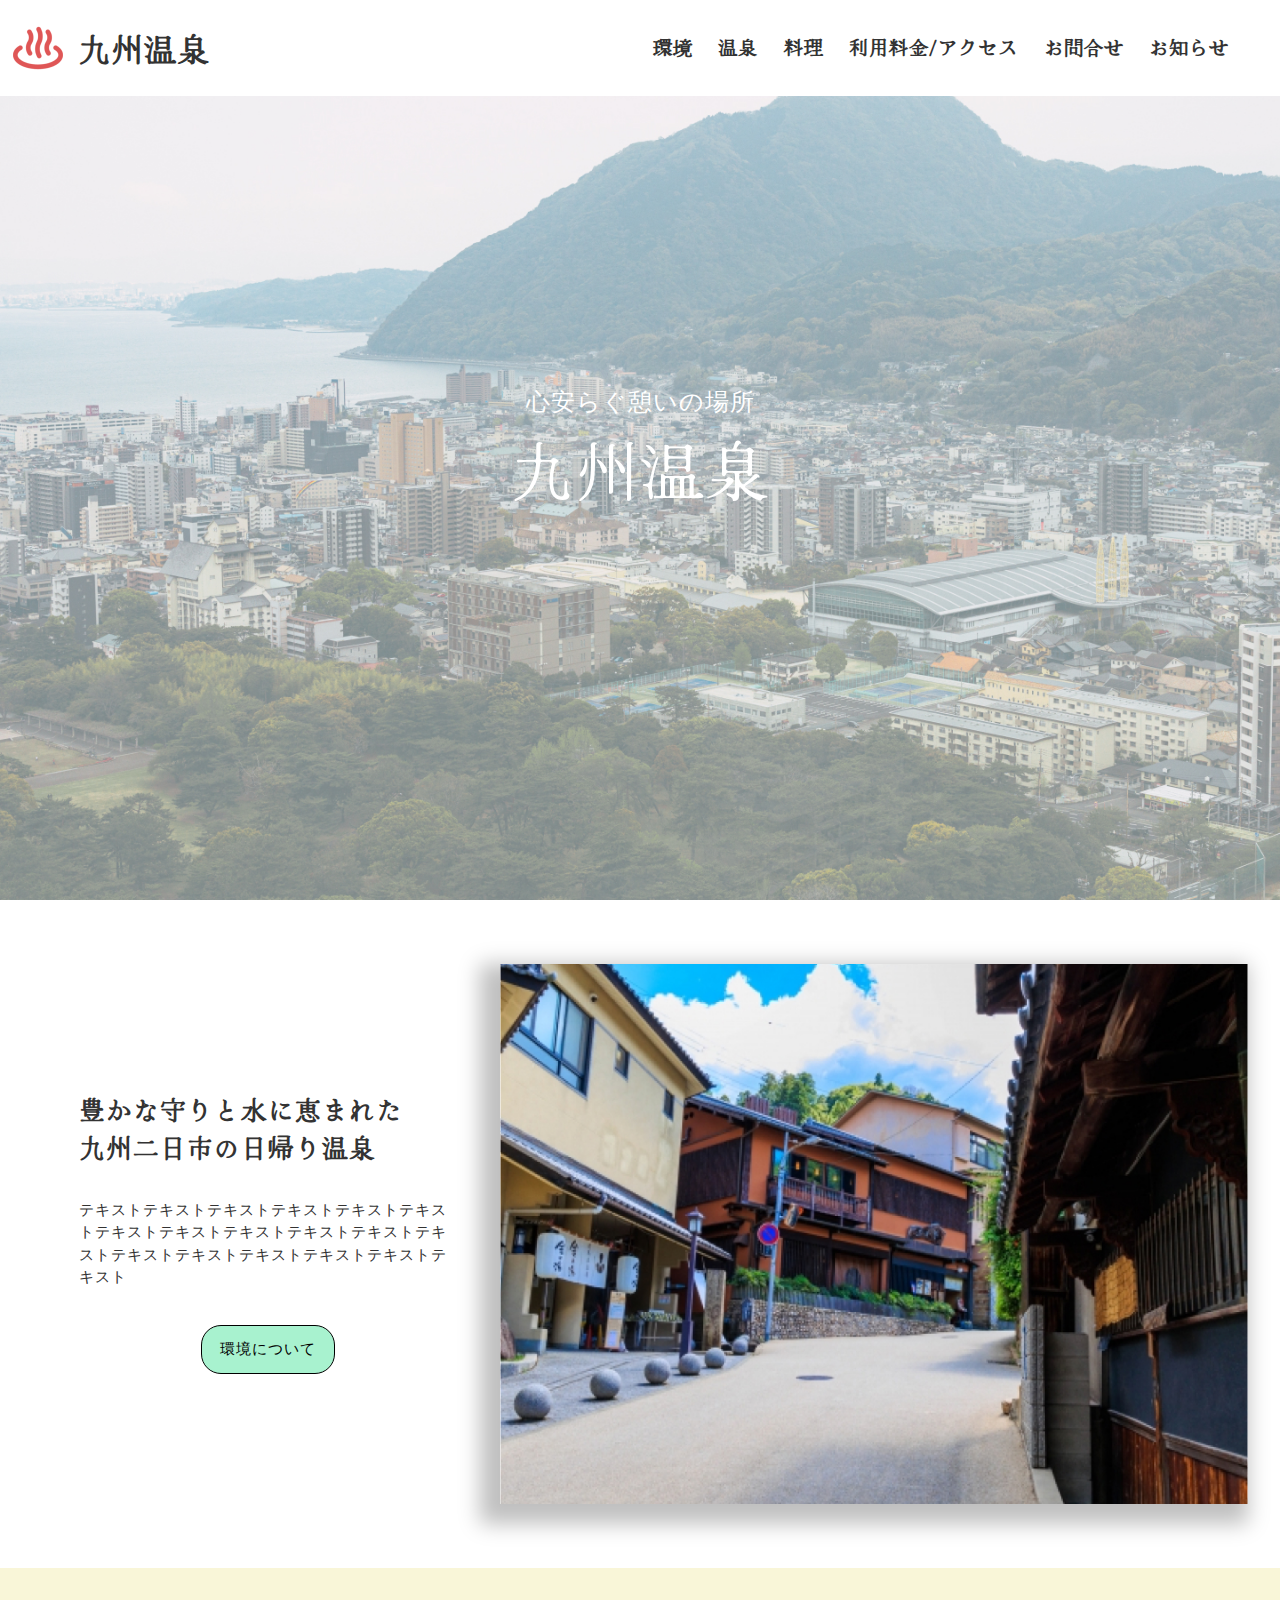
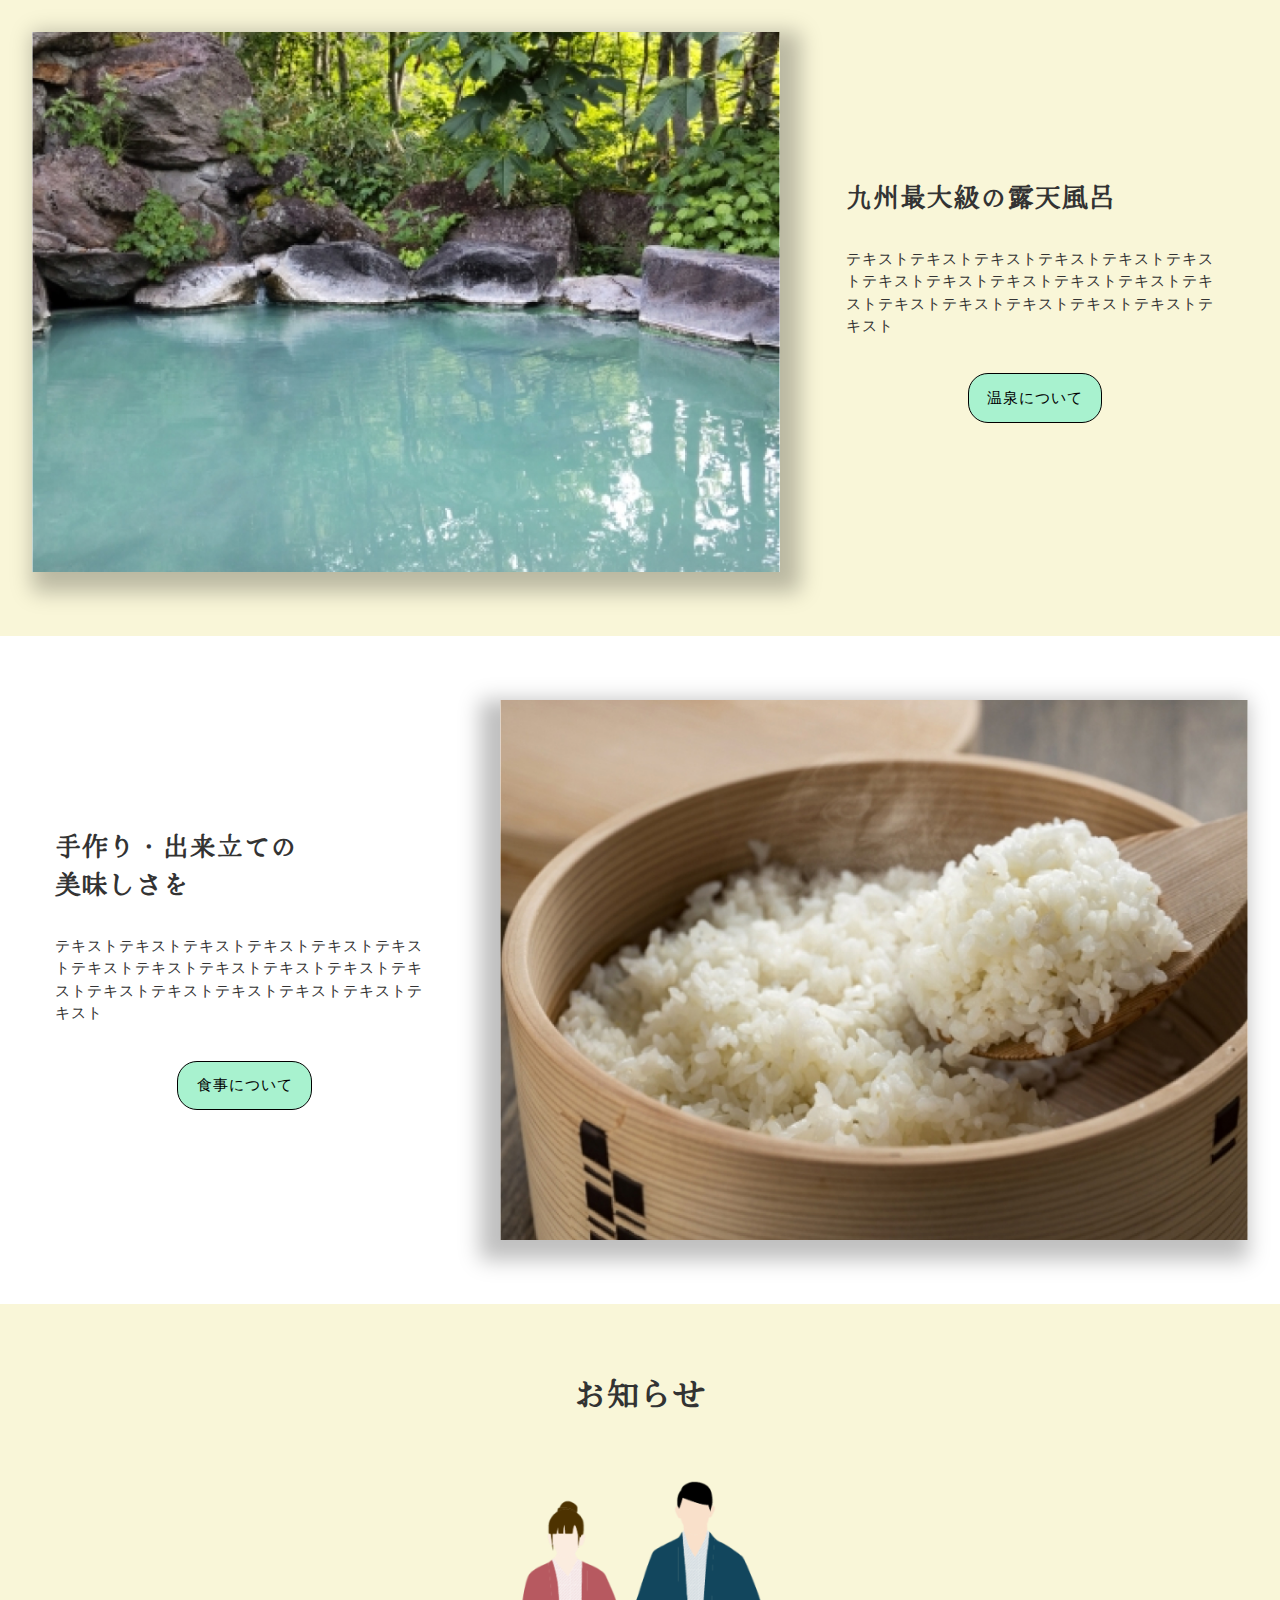
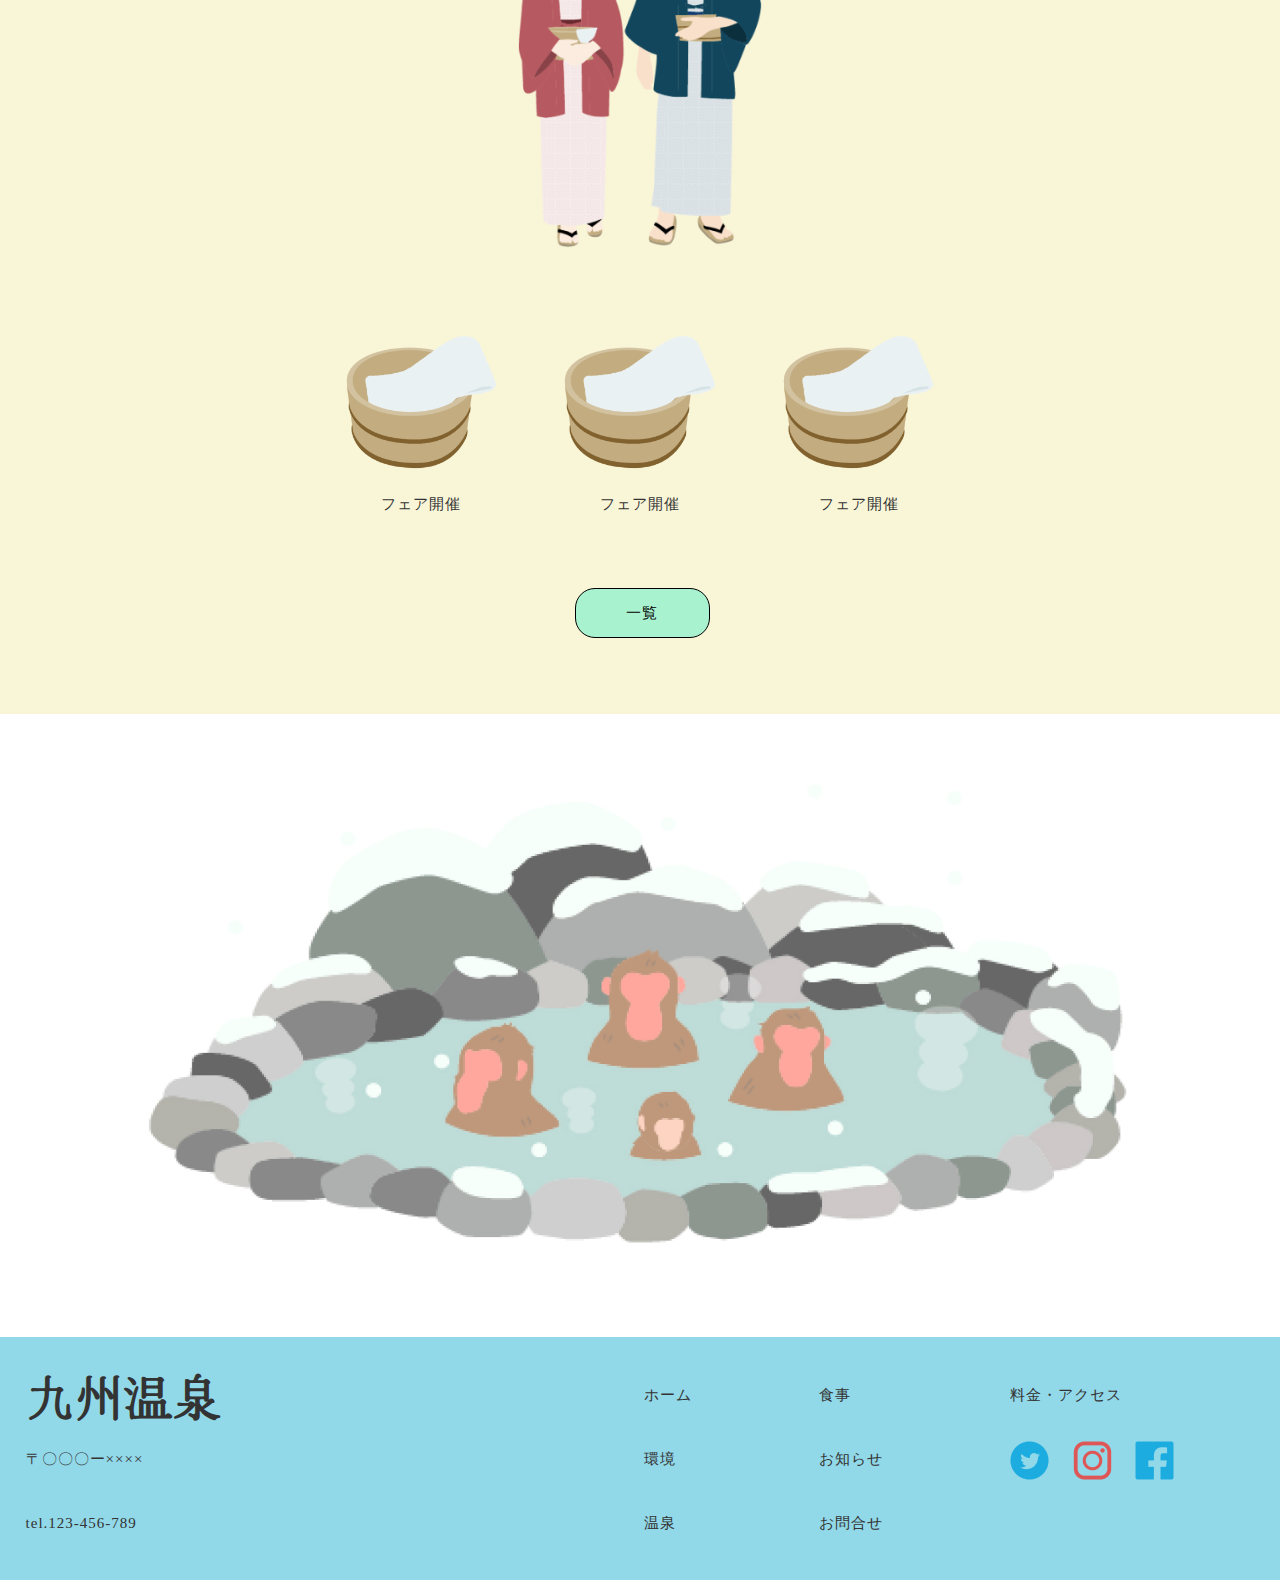
<file: index.html>
<!DOCTYPE html>
<html>
  <head>
    <meta charset="UTF-8">
    <title>〜心安らぐ憩いの場所〜九州温泉</title>
    <meta name="description" content="テキストテキストテキストテキストテキストテキストテキスト">
    <meta name="viewport" content="width=device-width, initial-scale=1.0">
    <meta name="keywords" content="温泉,リラックス,癒し,食事">
    <meta property="og:title" content="〜心安らぐ憩いの場所〜九州温泉">
    <meta property="og:type" content="article">
    <meta property="og:url" content="">
    <meta property="og:image" content="img/logo.png">
    <meta property="og:description" content="テキストテキストテキストテキストテキストテキスト">
    <meta property="og:site_name" content="〜心安らぐ憩いの場所〜九州温泉">
    <link rel="icon" href="img/favicon.png">
    <link rel="apple-touch-icon" sizes="180×180" href="img/logo.png">
    <link rel="stylesheet" type="text/css" href="css/reset.css">
    <link rel="stylesheet" type="text/css" href="css/common1.css">
    <link rel="stylesheet" type="text/css" href="css/index.css">
    <link rel="preconnect" href="https://fonts.googleapis.com">
    <link rel="preconnect" href="https://fonts.gstatic.com" crossorigin>
    <link href="https://fonts.googleapis.com/css2?family=Hina+Mincho&display=swap" rel="stylesheet">
  </head>
  <body>
    <header>
      <div class="header_inner">
        <div class="header_left">
          <div class="header_logo_img">
            <a href="#top"><img src="img/headerphoto.png" alt="ヘッダーロゴ"></a>
          </div>
          <div class="header_title font1">
            <p class="header_font">九州温泉</p>
          </div>
        </div>
        <nav class="header_right">
          <ul>
            <li><a href="html/kannkyou.html" class="header_item font1">環境</a></li>
            <li><a href="html/onnsenn.html" class="header_item font1">温泉</a></li>
            <li><a href="html/ryouri.html" class="header_item font1">料理</a></li>
            <li><a href="html/riyouryoukin.html" class="header_item font1">利用料金/アクセス</a></li>
            <li><a href="html/contact.html" class="header_item font1">お問合せ</a></li>
            <li><a href="html/news.html" class="header_item font1">お知らせ</a></li>
          </ul>
        </nav>
      </div>
      <div class="drawer"></div>
    </header>
    <main>
      <section class="top" id="top">
        <div class="top_wrapper">
          <div class="top_inner">
            <p class="sub_title">心安らぐ憩いの場所</p>
            <p class="title">九州温泉</p>
          </div>
        </div>
      </section>
      <section class="kannkyou">
        <div class="kannkyou_wrapper">
          <div class="kannkyou_inner">
            <div class="kannkyou_left box1">
              <div class="kannkyou_left_inner">
                <h1 class="font1">豊かな守りと水に恵まれた<br>九州二日市の日帰り温泉</h1>
                <p class="txt">テキストテキストテキストテキストテキストテキストテキストテキストテキストテキストテキストテキストテキストテキストテキストテキストテキストテキスト</p>
                <div class="btn"><a href="html/kannkyou.html">環境について</a></div>
            </div>
            </div>
            <div class="kannkyou_right photo_size box2">
              <div class="kannkyou_img box_shadow1">
                <img src="img/top_page/top page 1.jpg" alt="環境の写真">
              </div>
            </div>
          </div>
        </div>      
      </section>
      <section class="onnsenn section_color">
        <div class="onnsenn_wrapper">
          <div class="onnsenn_inner">
            <div class="onnsenn_left box1">
              <div class="onnsenn_left_inner">
                <h1 class="font1">九州最大級の露天風呂</h1>
                <p class="txt">テキストテキストテキストテキストテキストテキストテキストテキストテキストテキストテキストテキストテキストテキストテキストテキストテキストテキスト</p>
                <div class="btn"><a href="html/onnsenn.html">温泉について</a></div>
              </div>
            </div>
            <div class="onnsenn_right photo_size box2">
              <div class="onnsenn_img box_shadow2">
                <img src="img/top_page/top page2.jpg" alt="">
              </div>
            </div>
          </div>
        </div>
      </section>
      <section class="ryouri">
        <div class="ryouri_wrapper">
          <div class="ryouri_inner">
            <div class="ryouri_left box1">
              <div class="ryouri_left_inner">
                <h1 class="font1">手作り・出来立ての<br>美味しさを</h1>
                <p class="txt">テキストテキストテキストテキストテキストテキストテキストテキストテキストテキストテキストテキストテキストテキストテキストテキストテキストテキスト</p>
                <div class="btn"><a href="html/ryouri.html">食事について</a></div>
              </div>
            </div>
            <div class="ryouri_right photo_size box2">
              <div class="ryouri_img box_shadow1">
                <img src="img/top_page/top page3.jpg" alt="">
              </div>
            </div>
          </div>
        </div>
      </section>
      <section class="news section_color">
        <div class="news_wrapper">
          <div class="news_inner">
            <h1 class="font1">お知らせ</h1>
            <div class="news_photo_top">
              <img src="img/top_page/top_page 4.png" alt="">
            </div>
            <div class="news_photo_under">
              <div class="news_photo_under_block">
                <a href="html/news.html"><img src="img/top_page/top_page 5.png" alt="お知らせ画像"></a>
                <p>フェア開催</p>
              </div>
              <div class="news_photo_under_block">
                <a href="html/news.html"><img src="img/top_page/top_page 5.png" alt="お知らせ画像"></a>
                <p>フェア開催</p>
              </div>
              <div class="news_photo_under_block">
                <a href="html/news.html"><img src="img/top_page/top_page 5.png" alt="お知らせ画像"></a>
                <p>フェア開催</p>
              </div>
            </div>
            <div class="btn">
              <a href="html/news.html">一覧</a>
            </div>
          </div>
        </div>
      </section>
    </main>
    <footer>
      <div class="footer_wrapper">
        <div class="footer_inner">
          <div class="footer_top">
            <div class="footer_top_img">
              <img src="img/top_page/footer_photo.jpg" alt="フッター画像">
            </div>
          </div>
          <div class="footer_under">
            <div class="footer_under_left">
              <h1 class="font1">九州温泉</h1>
              <p>〒〇〇〇ー××××</p>
              <p>tel.123-456-789</p>
            </div>
            <div class="footer_under_right">
              <div class="footer_under_right_inner">
                <ul>
                  <li><a href="#top">ホーム</a></li>
                  <li><a href="html/kannkyou.html">環境</a></li>
                  <li><a href="html/onnsenn.html">温泉</a></li>
                </ul>
                <ul>
                  <li><a href="html/ryouri.html">食事</a></li>
                  <li><a href="html/news.html">お知らせ</a></li>
                  <li><a href="html/contact.html">お問合せ</a></li>
                </ul>
                <ul>
                  <li><a href="">料金・アクセス</a></li>
                  <li class="footer_right_icon">
                    <div class="twitter_icon">
                      <a href=""><img src="img/twitter_icon.png" alt="ツイッターアイコン"></a>
                    </div>
                    <div class="insta_icon">
                      <a href=""><img src="img/insta_icon.png" alt="インスタアイコン"></a>
                    </div>
                    <div class="facebook_icon">
                      <a href=""><img src="img/facebook_icon.png" alt="フェイスブックアイコン"></a>
                    </div>
                  </li>
                </ul>
              </div>
            </div>
          </div>
        </div>
      </div>
    </footer>
    <script src="https://ajax.googleapis.com/ajax/libs/jquery/3.5.1/jquery.min.js"></script>
    <script type="text/javascript" src="js/common.js"></script>
  </body>
</html>
</file>
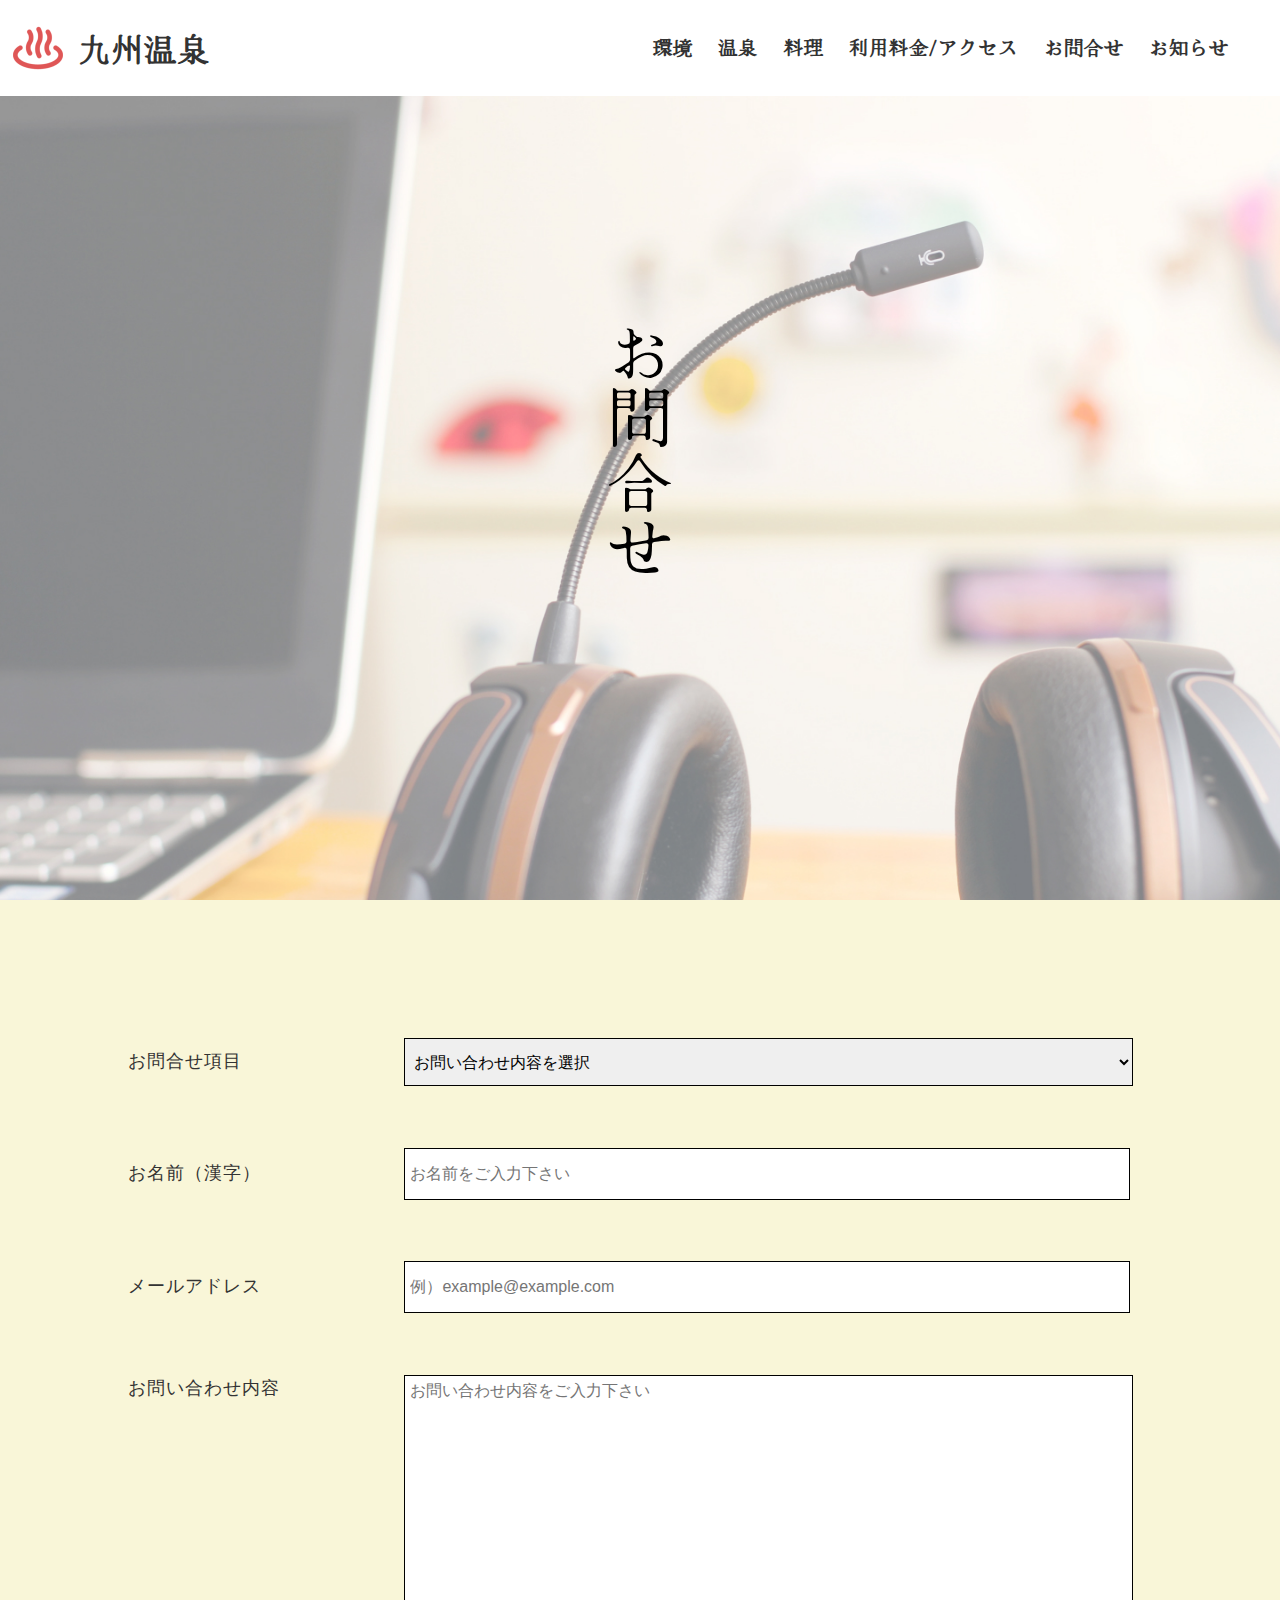
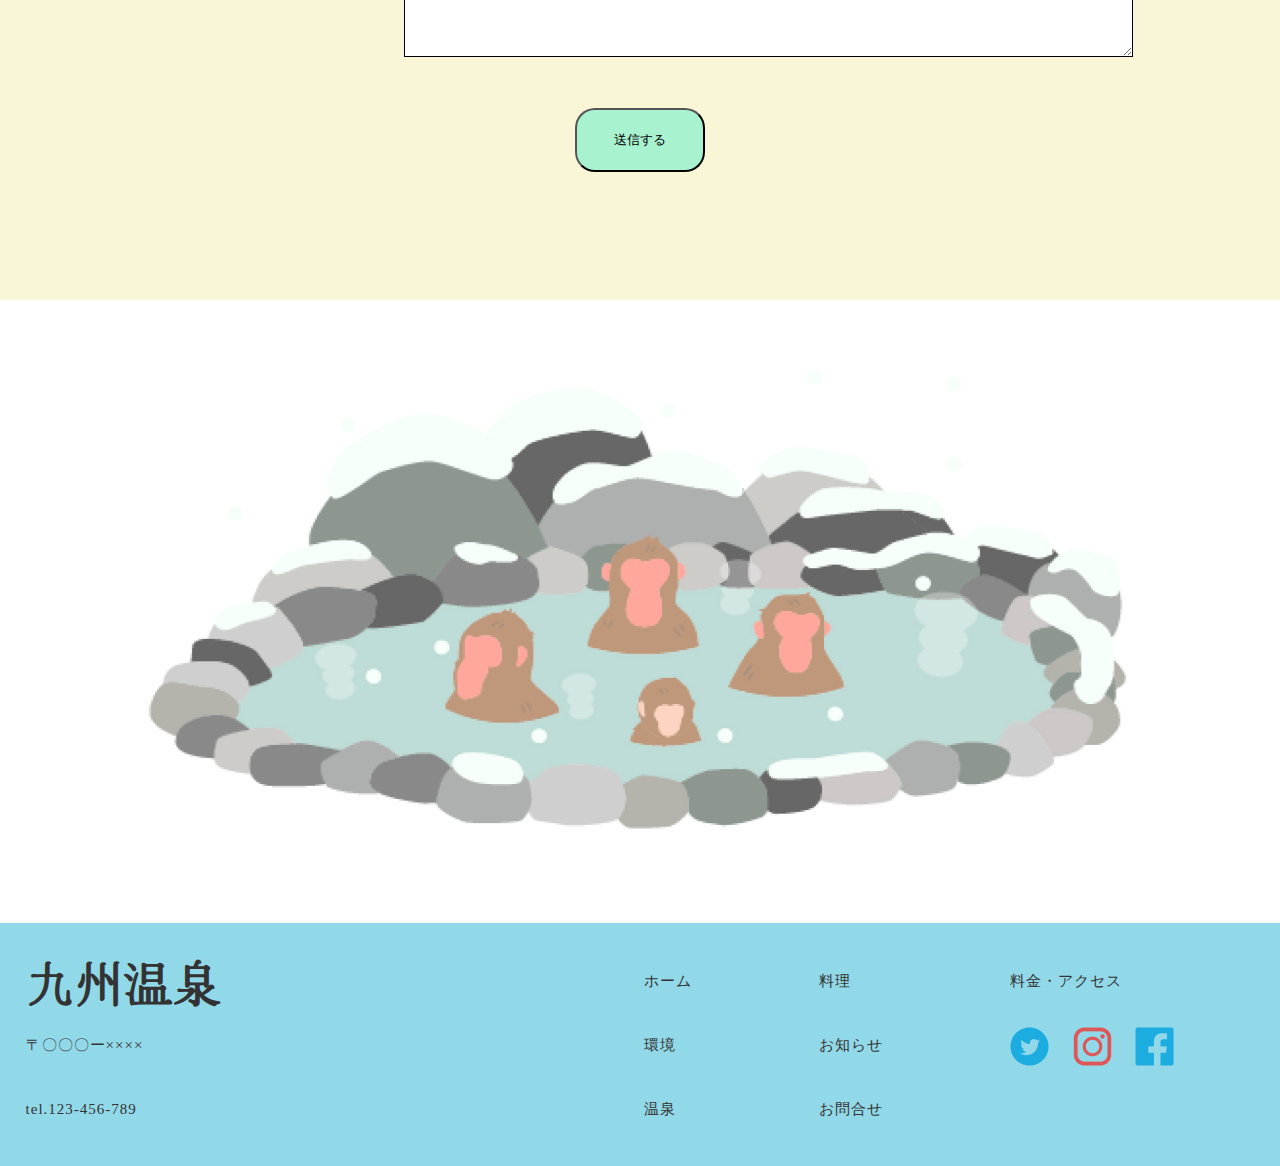
<file: html/contact.html>
<!DOCTYPE html>
<html>
  <head>
    <meta charset="UTF-8">
    <title>〜心安らぐ憩いの場所〜九州温泉</title>
    <meta name="description" content="テキストテキストテキストテキストテキストテキストテキスト">
    <meta name="viewport" content="width=device-width, initial-scale=1.0">
    <meta name="keywords" content="温泉,リラックス,癒し,食事">
    <meta property="og:title" content="〜心安らぐ憩いの場所〜九州温泉">
    <meta property="og:type" content="article">
    <meta property="og:url" content="">
    <meta property="og:image" content="../img/logo.png">
    <meta property="og:description" content="テキストテキストテキストテキストテキストテキスト">
    <meta property="og:site_name" content="〜心安らぐ憩いの場所〜九州温泉">
    <link rel="icon" href="../img/favicon.png">
    <link rel="apple-touch-icon" sizes="180×180" href="../img/logo.png">
    <link rel="stylesheet" type="text/css" href="../css/reset.css">
    <link rel="stylesheet" type="text/css" href="../css/common1.css">
    <link rel="stylesheet" type="text/css" href="../css/common2.css">
    <link rel="stylesheet" type="text/css" href="../css/contact.css">
    <link rel="preconnect" href="https://fonts.googleapis.com">
    <link rel="preconnect" href="https://fonts.gstatic.com" crossorigin>
    <link href="https://fonts.googleapis.com/css2?family=Hina+Mincho&display=swap" rel="stylesheet">
  </head>
  <body>
    <header>
      <div class="header_inner">
        <div class="header_left">
          <div class="header_logo_img">
            <a href="../index.html"><img src="../img/headerphoto.png" alt="ヘッダーロゴ"></a>
          </div>
          <div class="header_title font1">
            <p class="header_font">九州温泉</p>
          </div>
        </div>
        <nav class="header_right">
          <ul>
            <li><a href="kannkyou.html" class="header_item font1">環境</a></li>
            <li><a href="onnsenn.html" class="header_item font1">温泉</a></li>
            <li><a href="ryouri.html" class="header_item font1">料理</a></li>
            <li><a href="riyouryoukin.html" class="header_item font1">利用料金/アクセス</a></li>
            <li><a href="#top" class="header_item font1">お問合せ</a></li>
            <li><a href="news.html" class="header_item font1">お知らせ</a></li>
          </ul>
        </nav>
      </div>
      <div class="drawer"></div>
    </header>
    <main>
      <section class="top" id="top">
        <div class="top_wrapper">
          <div class="top_inner">
            <p class="title">お問合せ</p>
          </div>
        </div>
      </section>
    <form action="#" class="contact_form section_color" id="form">
      <div class="contact_box">
        <label for="name" class="contact_form_ttl">お問合せ項目</label>
        <select class="contact_form_box1" name="subject" required="required">
          <optgroup value>
            <option value="プルダウンメニューで問い合わせ内容を選択" class="select_with" hidden>お問い合わせ内容を選択</option>
            <option value="料金について" class="select_with" >料金について</option>
            <option value="予約について" class="select_with" >予約について</option>
            <option value="その他" class="select_with">その他</option>
          </optgroup>
        </select>
      </div>
      <div class="contact_box">
        <label for="name" class="contact_form_ttl">お名前（漢字）</label>
        <input type="text" class="contact_form_box2" name ="user_name" id="name"  required="required" placeholder="お名前をご入力下さい">
      </div>
      <div class="contact_box">
        <label for="email" class="contact_form_ttl">メールアドレス</label>
        <input type="email" class="contact_form_box2" name="user_email" id="email"required="required" placeholder="例）example@example.com">
      </div>
      <div class="contact_box _area">
        <label for="message" class="contact_form_ttl">お問い合わせ内容</label>
        <textarea name="message" class="contact_txtarea" id="message" required="required"
          placeholder="お問い合わせ内容をご入力下さい"></textarea>
      </div>
      <button type="submit" class="contact_btn">送信する</button>
    </form>
    <footer>
      <div class="footer_wrapper">
        <div class="footer_inner">
          <div class="footer_top">
            <div class="footer_top_img">
              <img src="../img/top_page/footer_photo.jpg" alt="フッター画像">
            </div>
          </div>
          <div class="footer_under">
            <div class="footer_under_left">
              <h1 class="font1">九州温泉</h1>
              <p>〒〇〇〇ー××××</p>
              <p>tel.123-456-789</p>
            </div>
            <div class="footer_under_right">
              <div class="footer_under_right_inner">
                <ul>
                  <li><a href="../index.html">ホーム</a></li>
                  <li><a href="kannkyou.html">環境</a></li>
                  <li><a href="onnsenn.html">温泉</a></li>
                </ul>
                <ul>
                  <li><a href="#top">料理</a></li>
                  <li><a href="news.html">お知らせ</a></li>
                  <li><a href="contact.html">お問合せ</a></li>
                </ul>
                <ul>
                  <li><a href="#top">料金・アクセス</a></li>
                  <li class="footer_right_icon">
                    <div class="twitter_icon">
                      <a href=""><img src="../img/twitter_icon.png" alt="ツイッターアイコン"></a>
                    </div>
                    <div class="insta_icon">
                      <a href=""><img src="../img/insta_icon.png" alt="インスタアイコン"></a>
                    </div>
                    <div class="facebook_icon">
                      <a href=""><img src="../img/facebook_icon.png" alt="フェイスブックアイコン"></a>
                    </div>
                  </li>
                </ul>
              </div>
            </div>
          </div>
        </div>
      </div>
    </footer>
    <script src="https://ajax.googleapis.com/ajax/libs/jquery/3.5.1/jquery.min.js"></script>
    <script type="text/javascript" src="../js/common.js"></script>
    </body>
  </body>
</html>
</file>
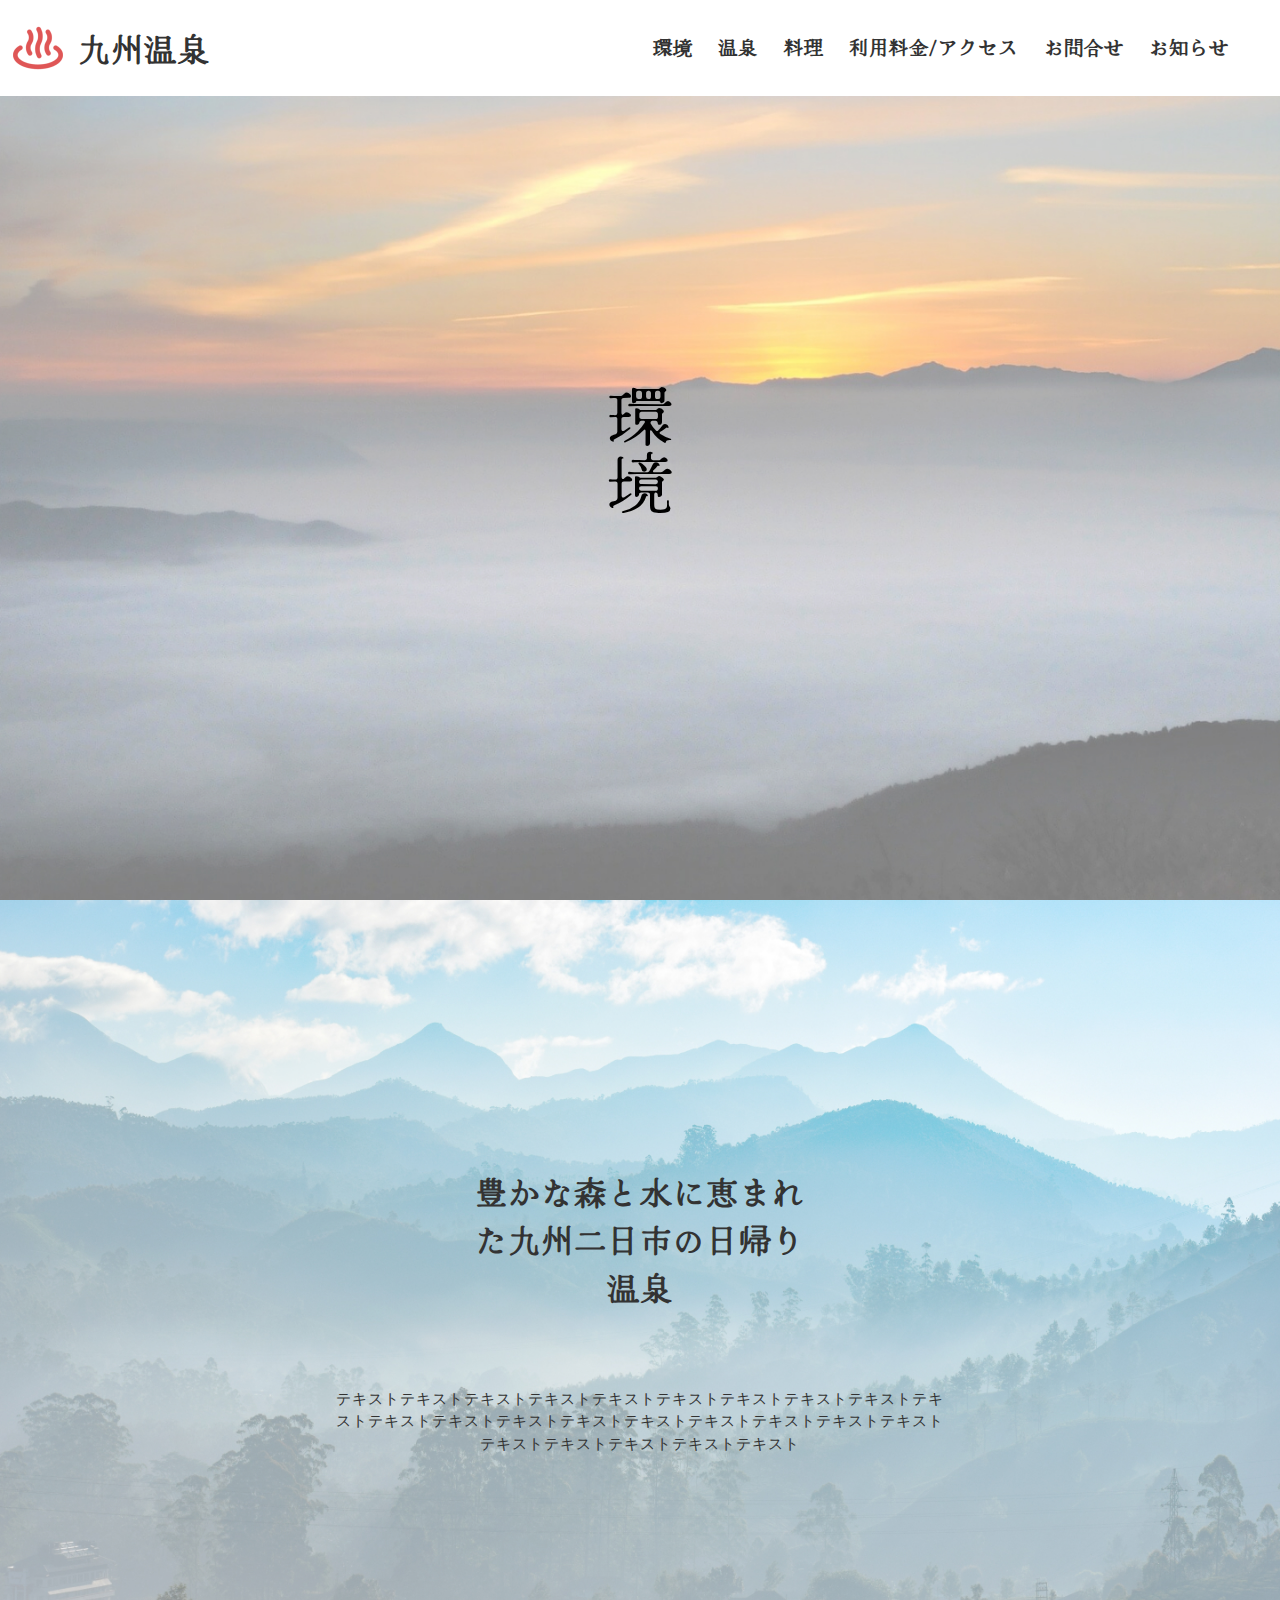
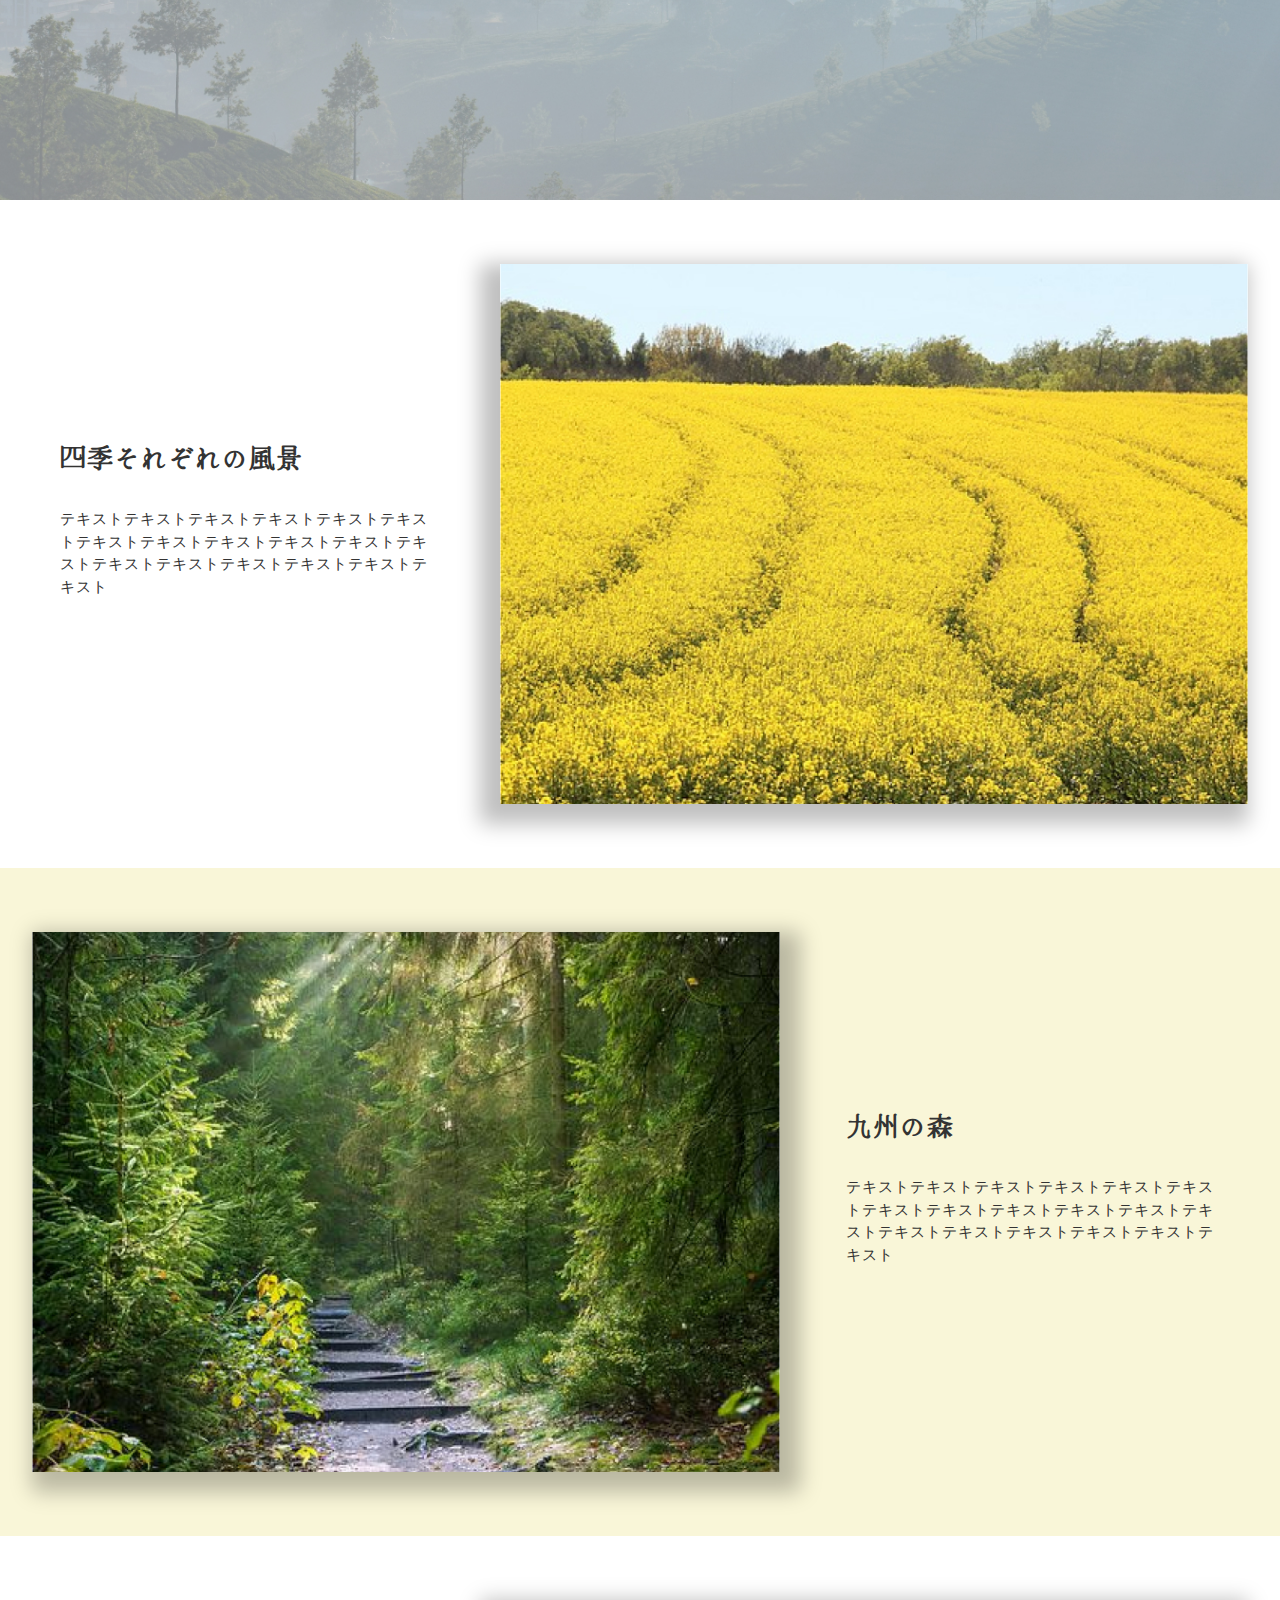
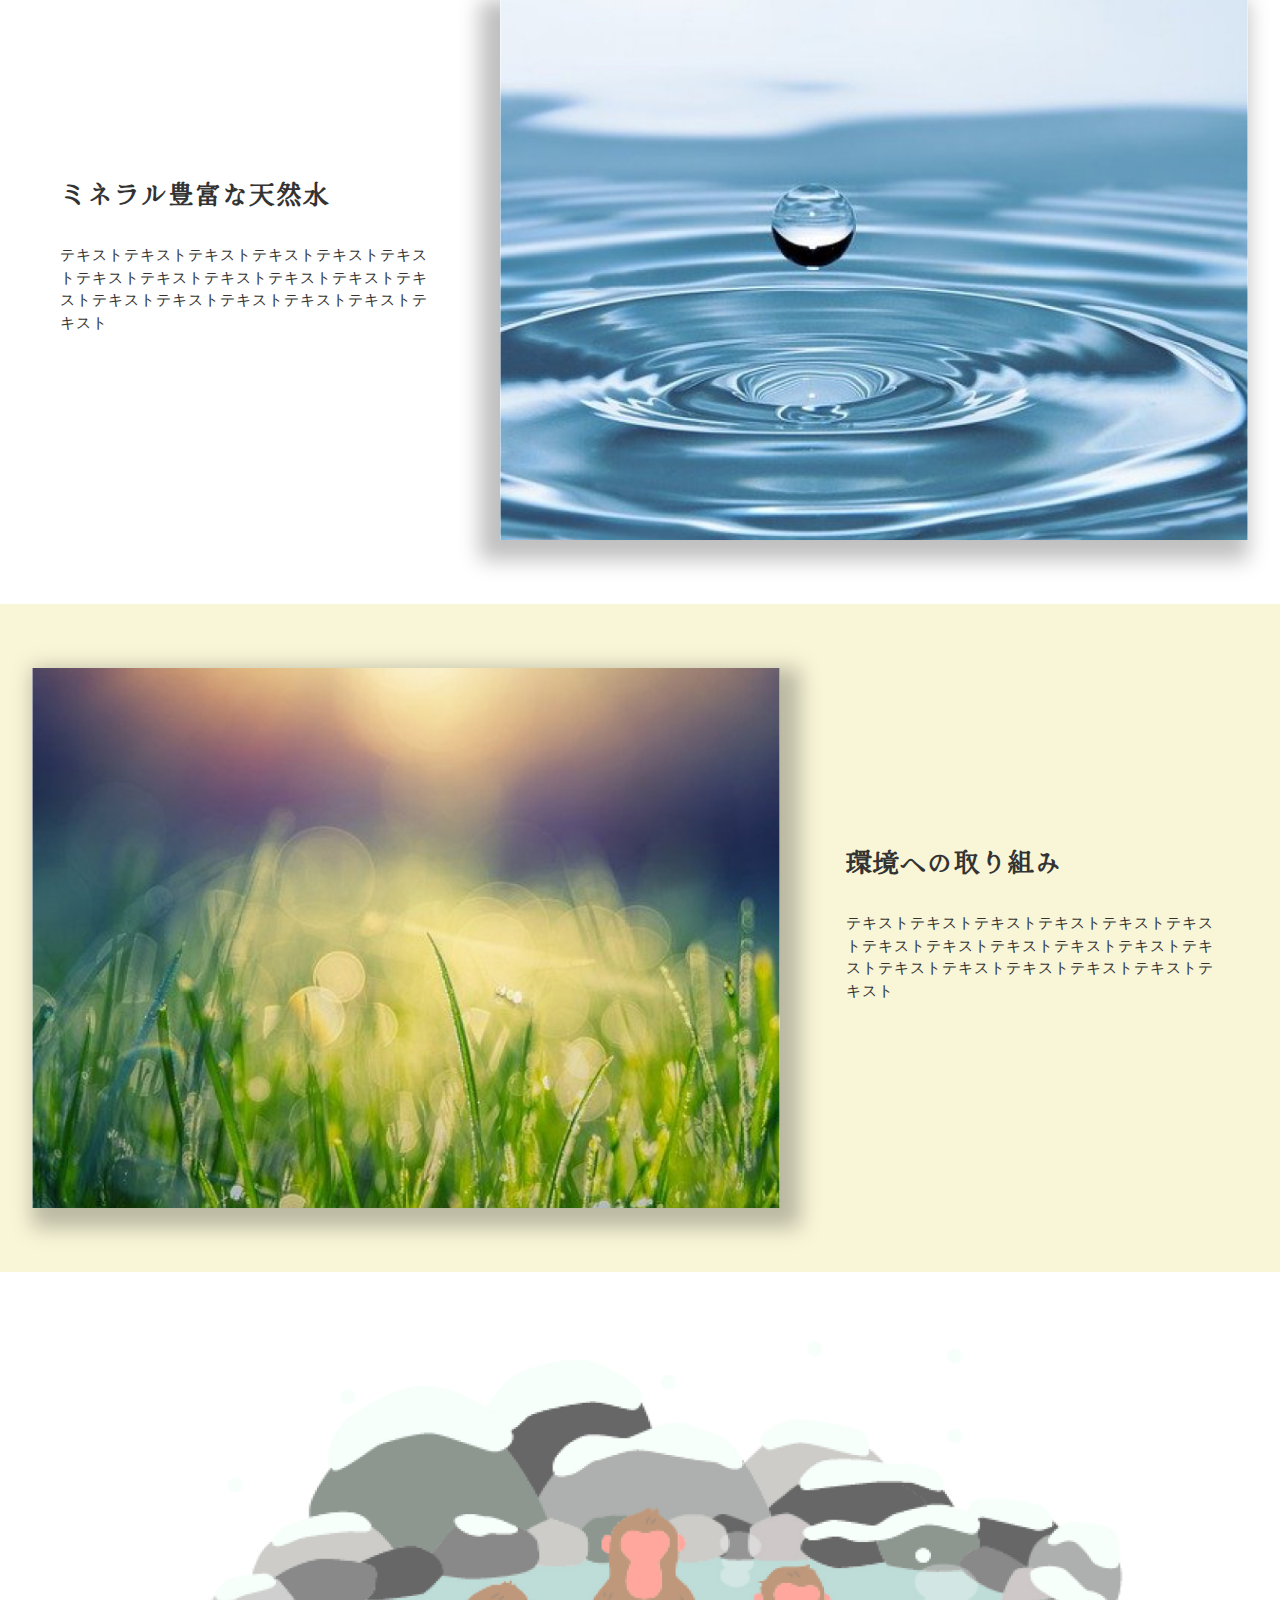
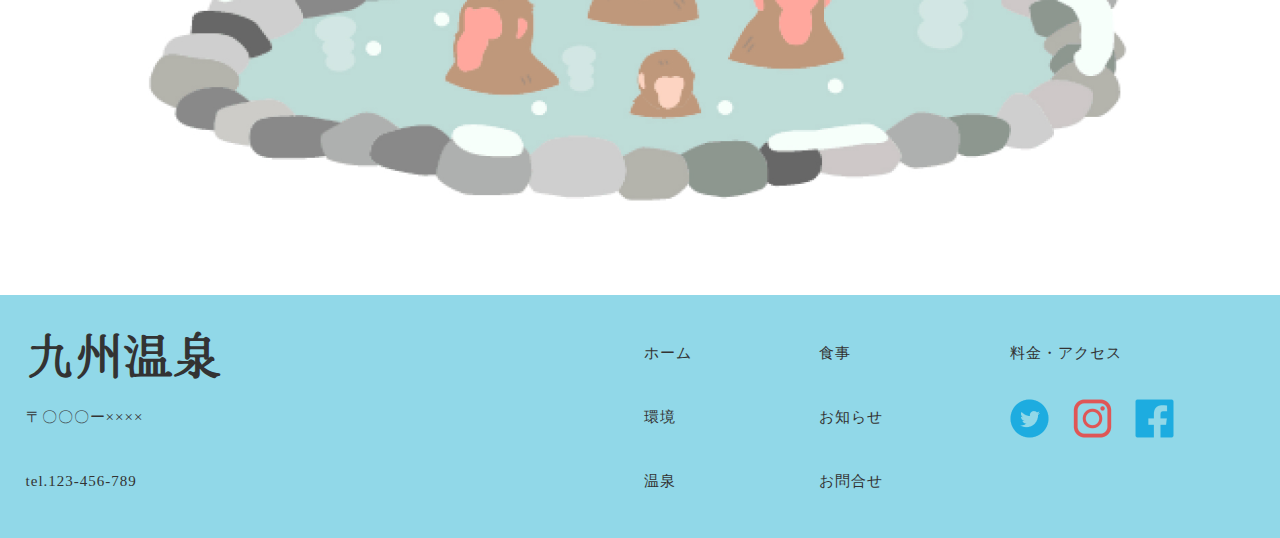
<file: html/kannkyou.html>
<!DOCTYPE html>
<html>
  <head>
    <meta charset="UTF-8">
    <title>〜心安らぐ憩いの場所〜九州温泉</title>
    <meta name="description" content="テキストテキストテキストテキストテキストテキストテキスト">
    <meta name="viewport" content="width=device-width, initial-scale=1.0">
    <meta name="keywords" content="温泉,リラックス,癒し,食事">
    <meta property="og:title" content="〜心安らぐ憩いの場所〜九州温泉">
    <meta property="og:type" content="article">
    <meta property="og:url" content="">
    <meta property="og:image" content="../img/logo.png">
    <meta property="og:description" content="テキストテキストテキストテキストテキストテキスト">
    <meta property="og:site_name" content="〜心安らぐ憩いの場所〜九州温泉">
    <link rel="icon" href="../img/favicon.png">
    <link rel="apple-touch-icon" sizes="180×180" href="../img/logo.png">
    <link rel="stylesheet" type="text/css" href="../css/reset.css">
    <link rel="stylesheet" type="text/css" href="../css/common1.css">
    <link rel="stylesheet" type="text/css" href="../css/common2.css">
    <link rel="stylesheet" type="text/css" href="../css/kannkyou.css">
    <link rel="preconnect" href="https://fonts.googleapis.com">
    <link rel="preconnect" href="https://fonts.gstatic.com" crossorigin>
    <link href="https://fonts.googleapis.com/css2?family=Hina+Mincho&display=swap" rel="stylesheet">
  </head>
  <body>
    <header>
      <div class="header_inner">
        <div class="header_left">
          <div class="header_logo_img">
            <a href="../index.html"><img src="../img/headerphoto.png" alt="ヘッダーロゴ"></a>
          </div>
          <div class="header_title font1">
            <p class="header_font">九州温泉</p>
          </div>
        </div>
        <nav class="header_right">
          <ul>
            <li><a href="#top" class="header_item font1">環境</a></li>
            <li><a href="onnsenn.html" class="header_item font1">温泉</a></li>
            <li><a href="ryouri.html" class="header_item font1">料理</a></li>
            <li><a href="riyouryoukin.html" class="header_item font1">利用料金/アクセス</a></li>
            <li><a href="contact.html" class="header_item font1">お問合せ</a></li>
            <li><a href="news.html" class="header_item font1">お知らせ</a></li>
          </ul>
        </nav>
      </div>
      <div class="drawer"></div>
    </header>
    <main>
      <section class="top" id="top">
        <div class="top_wrapper">
          <div class="top_inner">
            <p class="title">環境</p>
          </div>
        </div>
      </section>
      <section class="description">
        <div class="description_inner">
          <div class="description_top">
            <h1 class="font1">豊かな森と水に恵まれた九州二日市の日帰り温泉</h1>
          </div>
          <div class="description_under">
            テキストテキストテキストテキストテキストテキストテキストテキストテキストテキストテキストテキストテキストテキストテキストテキストテキストテキストテキストテキストテキストテキストテキストテキスト
          </div>
        </div>
      </section>
      <section class="kannkyou_content1">
        <div class="content1_wrapper">
          <div class="content1_inner">
            <div class="content1_left box1">
              <div class="content1_left_inner">
                <h1 class="font1">四季それぞれの風景</h1>
                <p class="txt">テキストテキストテキストテキストテキストテキストテキストテキストテキストテキストテキストテキストテキストテキストテキストテキストテキストテキスト</p>
              </div>
            </div>
            <div class="content1_right photo_size box2">
              <div class="content1_img box_shadow1">
                <img src="../img/kannkyou/kannkyou2.jpg" alt="環境の写真">
              </div>
            </div>
          </div>
        </div>
      </section>
      <section class="kannkyou_content2 section_color">
        <div class="content2_wrapper">
          <div class="content2_inner">
            <div class="content2_left box1">
              <div class="content2_left_inner">
                <h1 class="font1">九州の森</h1>
                <p class="txt">テキストテキストテキストテキストテキストテキストテキストテキストテキストテキストテキストテキストテキストテキストテキストテキストテキストテキスト</p>
              </div>
            </div>
            <div class="content2_right photo_size box2">
              <div class="content2_img box_shadow2">
                <img src="../img/kannkyou/kannkyou3.jpg" alt="環境の写真">
              </div>
            </div>
          </div>
        </div>
      </section>
      <section class="kannkyou_content3">
        <div class="content3_wrapper">
          <div class="content3_inner">
            <div class="content3_left box1">
              <div class="content3_left_inner">
                <h1 class="font1">ミネラル豊富な天然水</h1>
                <p class="txt">テキストテキストテキストテキストテキストテキストテキストテキストテキストテキストテキストテキストテキストテキストテキストテキストテキストテキスト</p>
              </div>
            </div>
            <div class="content3_right photo_size box2">
              <div class="content3_img box_shadow1">
                <img src="../img/kannkyou/kannkyou4.jpg" alt="環境の写真">
              </div>
            </div>
          </div>
        </div>
      </section>
      <section class="kannkyou_content4 section_color">
        <div class="content2_wrapper">
          <div class="content2_inner">
            <div class="content2_left box1">
              <div class="content2_left_inner">
                <h1 class="font1">環境への取り組み</h1>
                <p class="txt">テキストテキストテキストテキストテキストテキストテキストテキストテキストテキストテキストテキストテキストテキストテキストテキストテキストテキスト</p>
              </div>
            </div>
            <div class="content2_right photo_size box2">
              <div class="content2_img box_shadow2">
                <img src="../img/kannkyou/kannkyou5.jpg" alt="環境の写真">
              </div>
            </div>
          </div>
        </div>
      </section>
    </main>
    <footer>
      <div class="footer_wrapper">
        <div class="footer_inner">
          <div class="footer_top">
            <div class="footer_top_img">
              <img src="../img/top_page/footer_photo.jpg" alt="フッター画像">
            </div>
          </div>
          <div class="footer_under">
            <div class="footer_under_left">
              <h1 class="font1">九州温泉</h1>
              <p>〒〇〇〇ー××××</p>
              <p>tel.123-456-789</p>
            </div>
            <div class="footer_under_right">
              <div class="footer_under_right_inner">
                <ul>
                  <li><a href="../index.html">ホーム</a></li>
                  <li><a href="#top">環境</a></li>
                  <li><a href="onnsenn.html">温泉</a></li>
                </ul>
                <ul>
                  <li><a href="ryouri.html">食事</a></li>
                  <li><a href="news.html">お知らせ</a></li>
                  <li><a href="contact.html">お問合せ</a></li>
                </ul>
                <ul>
                  <li><a href="">料金・アクセス</a></li>
                  <li class="footer_right_icon">
                    <div class="twitter_icon">
                      <a href=""><img src="../img/twitter_icon.png" alt="ツイッターアイコン"></a>
                    </div>
                    <div class="insta_icon">
                      <a href=""><img src="../img/insta_icon.png" alt="インスタアイコン"></a>
                    </div>
                    <div class="facebook_icon">
                      <a href=""><img src="../img/facebook_icon.png" alt="フェイスブックアイコン"></a>
                    </div>
                  </li>
                </ul>
              </div>
            </div>
          </div>
        </div>
      </div>
    </footer>
    <script src="https://ajax.googleapis.com/ajax/libs/jquery/3.5.1/jquery.min.js"></script>
    <script type="text/javascript" src="../js/common.js"></script>
  </body>
</html>
</file>
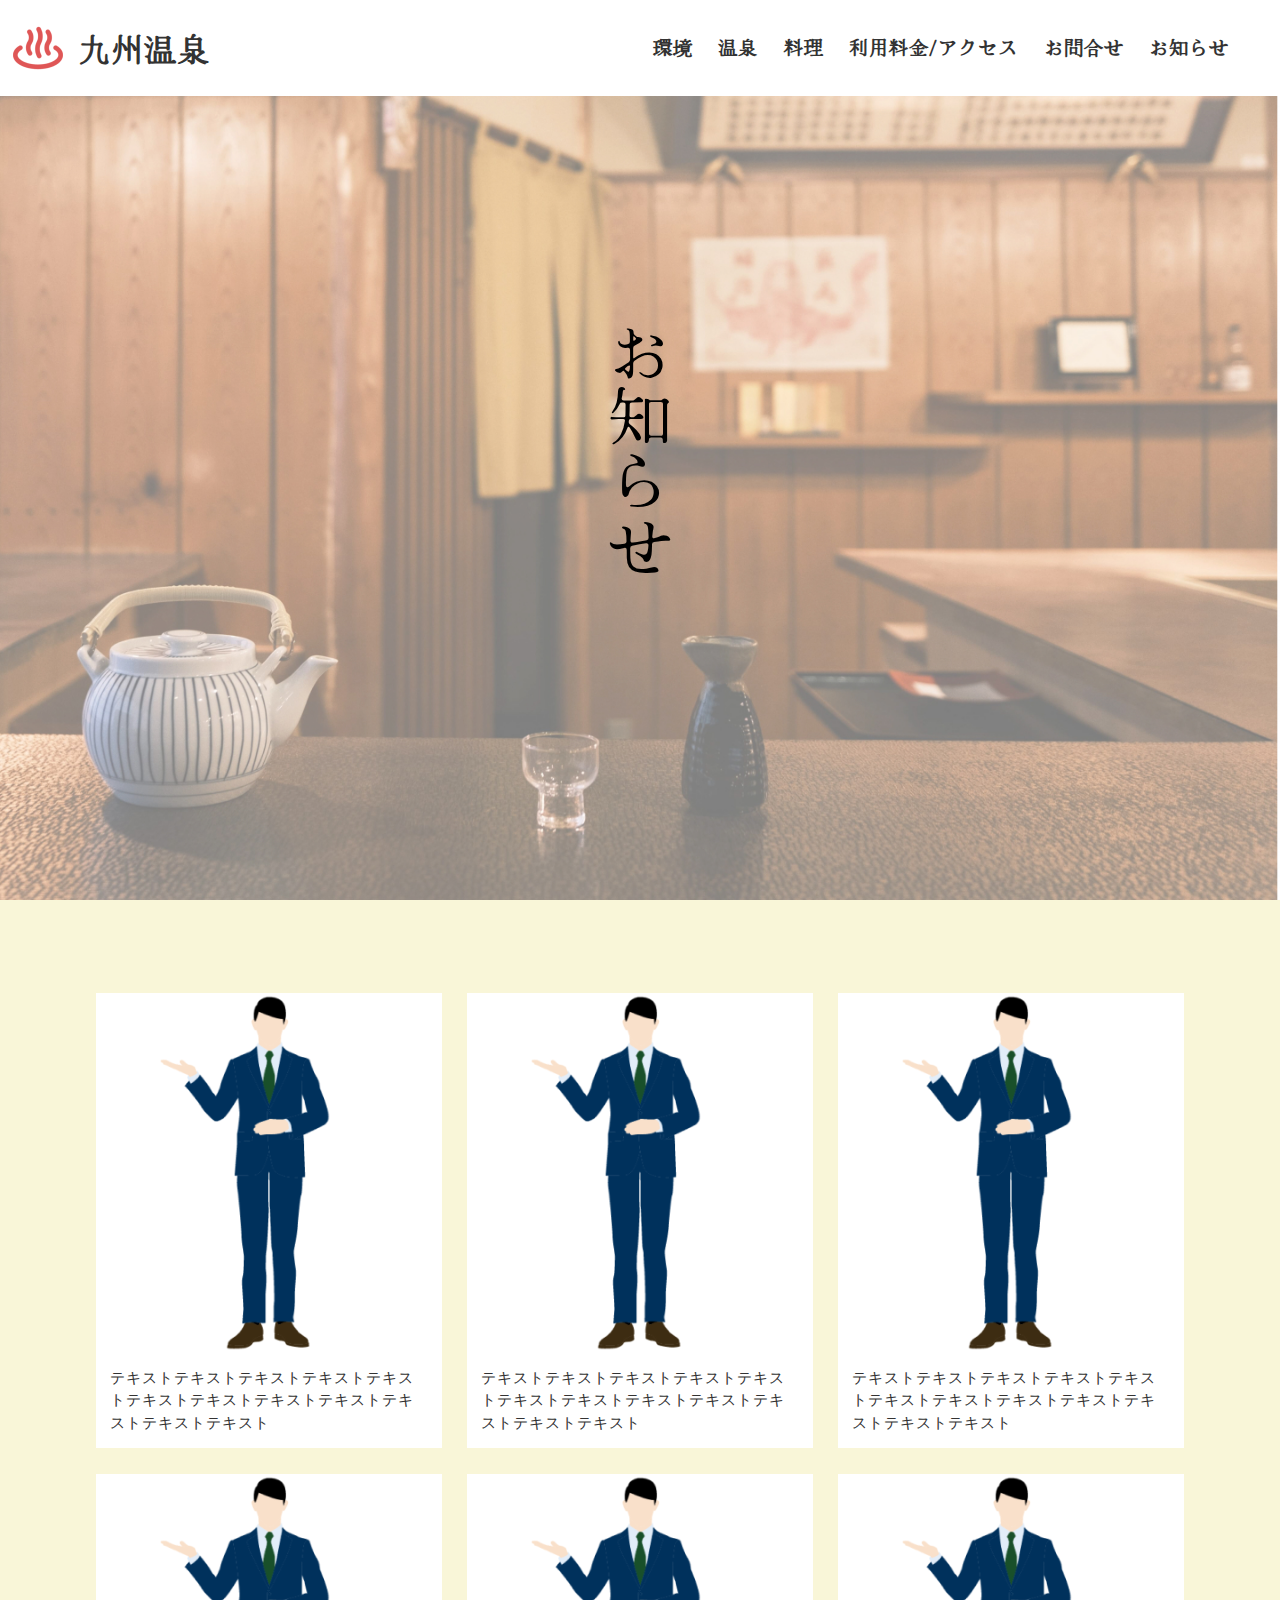
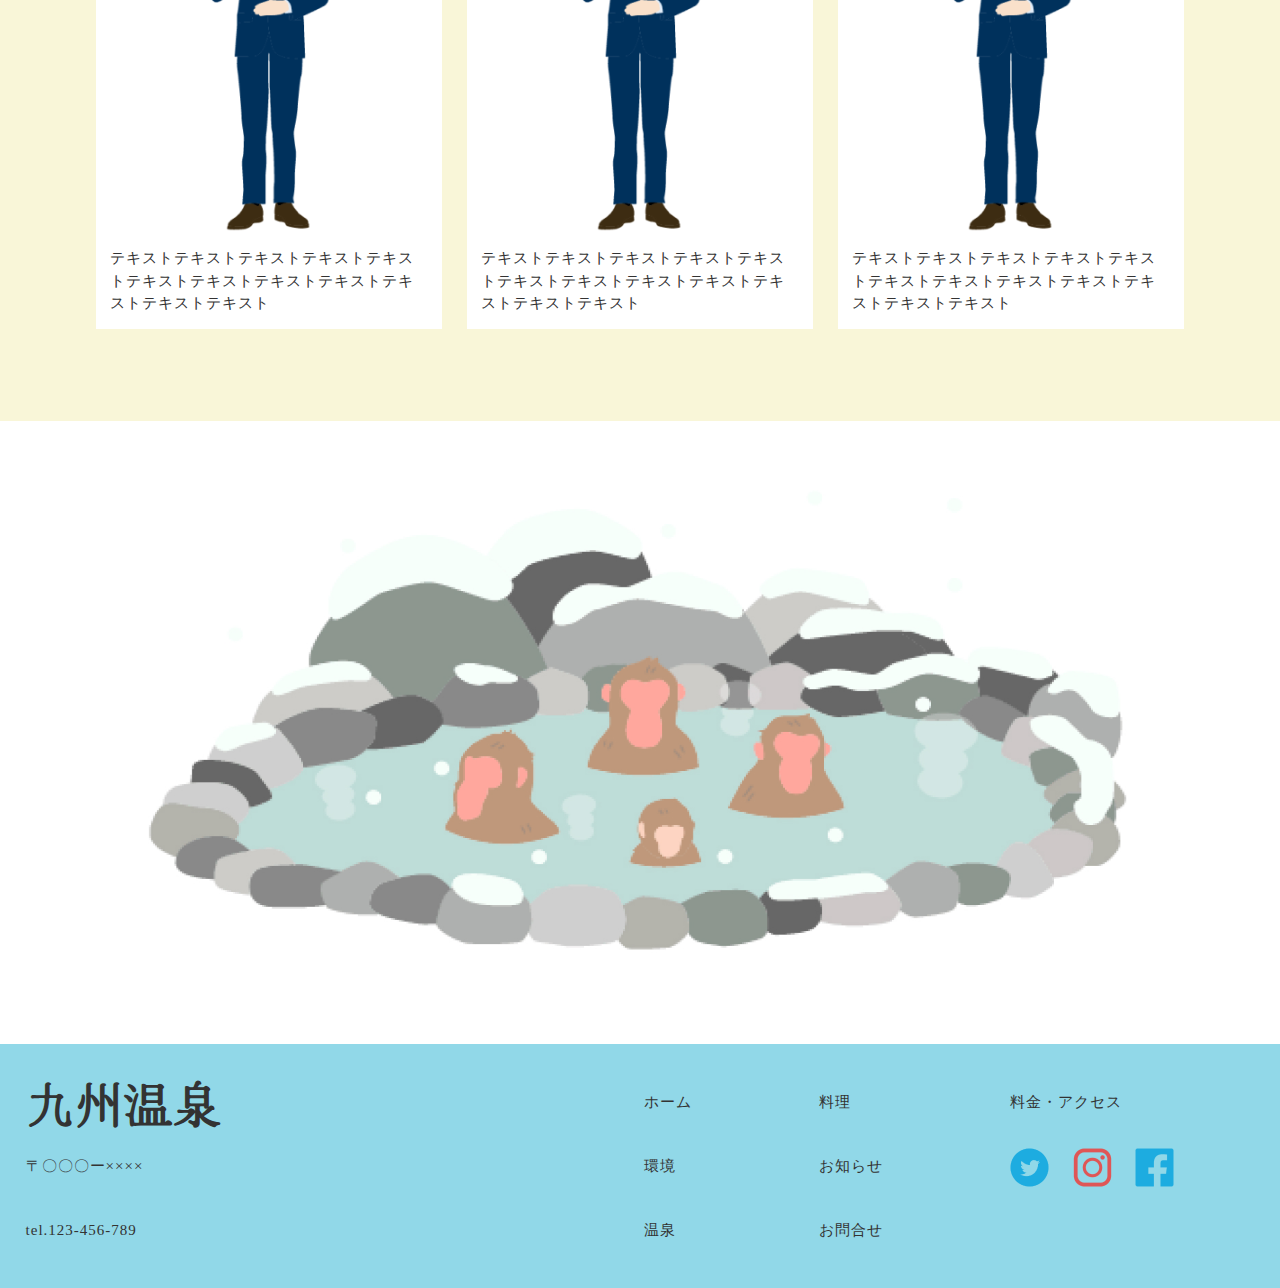
<file: html/news.html>
<!DOCTYPE html>
<html>
  <head>
    <meta charset="UTF-8">
    <title>〜心安らぐ憩いの場所〜九州温泉</title>
    <meta name="description" content="テキストテキストテキストテキストテキストテキストテキスト">
    <meta name="viewport" content="width=device-width, initial-scale=1.0">
    <meta name="keywords" content="温泉,リラックス,癒し,食事">
    <meta property="og:title" content="〜心安らぐ憩いの場所〜九州温泉">
    <meta property="og:type" content="article">
    <meta property="og:url" content="">
    <meta property="og:image" content="../img/logo.png">
    <meta property="og:description" content="テキストテキストテキストテキストテキストテキスト">
    <meta property="og:site_name" content="〜心安らぐ憩いの場所〜九州温泉">
    <link rel="icon" href="../img/favicon.png">
    <link rel="apple-touch-icon" sizes="180×180" href="../img/logo.png">
    <link rel="stylesheet" type="text/css" href="../css/reset.css">
    <link rel="stylesheet" type="text/css" href="../css/common1.css">
    <link rel="stylesheet" type="text/css" href="../css/common2.css">
    <link rel="stylesheet" type="text/css" href="../css/news.css">
    <link rel="preconnect" href="https://fonts.googleapis.com">
    <link rel="preconnect" href="https://fonts.gstatic.com" crossorigin>
    <link href="https://fonts.googleapis.com/css2?family=Hina+Mincho&display=swap" rel="stylesheet">
  </head>
  <body>
    <header>
      <div class="header_inner">
        <div class="header_left">
          <div class="header_logo_img">
            <a href="../index.html"><img src="../img/headerphoto.png" alt="ヘッダーロゴ"></a>
          </div>
          <div class="header_title font1">
            <p class="header_font">九州温泉</p>
          </div>
        </div>
        <nav class="header_right">
          <ul>
            <li><a href="kannkyou.html" class="header_item font1">環境</a></li>
            <li><a href="onnsenn.html" class="header_item font1">温泉</a></li>
            <li><a href="ryouri.html" class="header_item font1">料理</a></li>
            <li><a href="riyouryoukin.html" class="header_item font1">利用料金/アクセス</a></li>
            <li><a href="contact.html" class="header_item font1">お問合せ</a></li>
            <li><a href="#top" class="header_item font1">お知らせ</a></li>
          </ul>
        </nav>
      </div>
      <div class="drawer"></div>
    </header>
    <main>
      <section class="top" id="top">
        <div class="top_wrapper">
          <div class="top_inner">
            <p class="title">お知らせ</p>
          </div>
        </div>
      </section>
      <section class="news_topics section_color">
        <div class="news_topics_wrapper">
          <div class="topics_inner">
            <div class="topics_block">
              <div class="topics_photo"><img src="../img/osirase/Rectangle 21.png" alt=""></div>
              <div class="topics_txt">
                <p>テキストテキストテキストテキストテキストテキストテキストテキストテキストテキストテキストテキスト</p>
              </div>
            </div>
            <div class="topics_block">
              <div class="topics_photo"><img src="../img/osirase/Rectangle 21.png" alt=""></div>
              <div class="topics_txt">
                <p>テキストテキストテキストテキストテキストテキストテキストテキストテキストテキストテキストテキスト</p>
              </div>
            </div>
            <div class="topics_block">
              <div class="topics_photo"><img src="../img/osirase/Rectangle 21.png" alt=""></div>
              <div class="topics_txt">
                <p>テキストテキストテキストテキストテキストテキストテキストテキストテキストテキストテキストテキスト</p>
              </div>
            </div>
            <div class="topics_block">
              <div class="topics_photo"><img src="../img/osirase/Rectangle 21.png" alt=""></div>
              <div class="topics_txt">
                <p>テキストテキストテキストテキストテキストテキストテキストテキストテキストテキストテキストテキスト</p>
              </div>
            </div>
            <div class="topics_block">
              <div class="topics_photo"><img src="../img/osirase/Rectangle 21.png" alt=""></div>
              <div class="topics_txt">
                <p>テキストテキストテキストテキストテキストテキストテキストテキストテキストテキストテキストテキスト</p>
              </div>
            </div>
            <div class="topics_block">
              <div class="topics_photo"><img src="../img/osirase/Rectangle 21.png" alt=""></div>
              <div class="topics_txt">
                <p>テキストテキストテキストテキストテキストテキストテキストテキストテキストテキストテキストテキスト</p>
              </div>
            </div>
          </div>
        </div>
      </section>
      <footer>
        <div class="footer_wrapper">
          <div class="footer_inner">
            <div class="footer_top">
              <div class="footer_top_img">
                <img src="../img/top_page/footer_photo.jpg" alt="フッター画像">
              </div>
            </div>
            <div class="footer_under">
              <div class="footer_under_left">
                <h1 class="font1">九州温泉</h1>
                <p>〒〇〇〇ー××××</p>
                <p>tel.123-456-789</p>
              </div>
              <div class="footer_under_right">
                <div class="footer_under_right_inner">
                  <ul>
                    <li><a href="../index.html">ホーム</a></li>
                    <li><a href="kannkyou.html">環境</a></li>
                    <li><a href="onnsenn.html">温泉</a></li>
                  </ul>
                  <ul>
                    <li><a href="ryouri.html">料理</a></li>
                    <li><a href="#top">お知らせ</a></li>
                    <li><a href="contact.html">お問合せ</a></li>
                  </ul>
                  <ul>
                    <li><a href="riyouryoukin.html">料金・アクセス</a></li>
                    <li class="footer_right_icon">
                      <div class="twitter_icon">
                        <a href=""><img src="../img/twitter_icon.png" alt="ツイッターアイコン"></a>
                      </div>
                      <div class="insta_icon">
                        <a href=""><img src="../img/insta_icon.png" alt="インスタアイコン"></a>
                      </div>
                      <div class="facebook_icon">
                        <a href=""><img src="../img/facebook_icon.png" alt="フェイスブックアイコン"></a>
                      </div>
                    </li>
                  </ul>
                </div>
              </div>
            </div>
          </div>
        </div>
      </footer>
    </main>
    <script src="https://ajax.googleapis.com/ajax/libs/jquery/3.5.1/jquery.min.js"></script>
    <script type="text/javascript" src="../js/common.js"></script>
  </body>
</html>
</file>
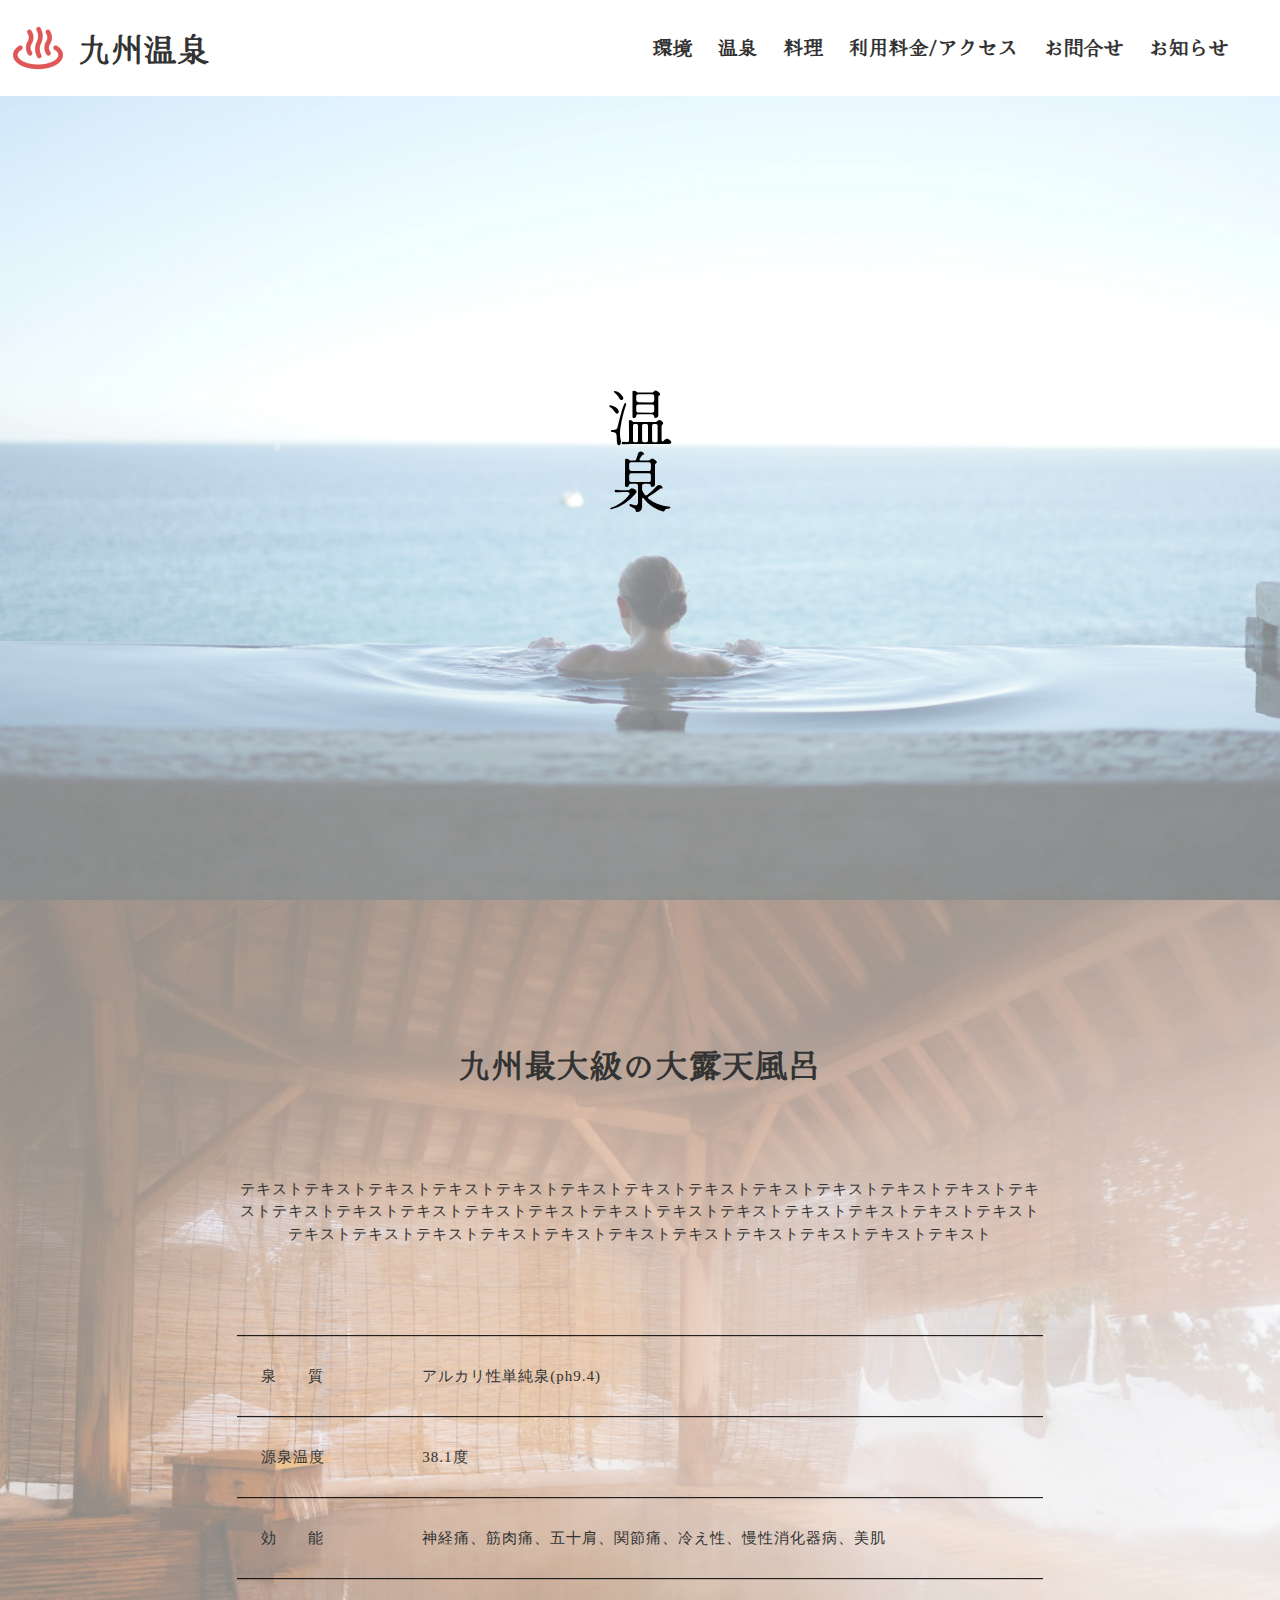
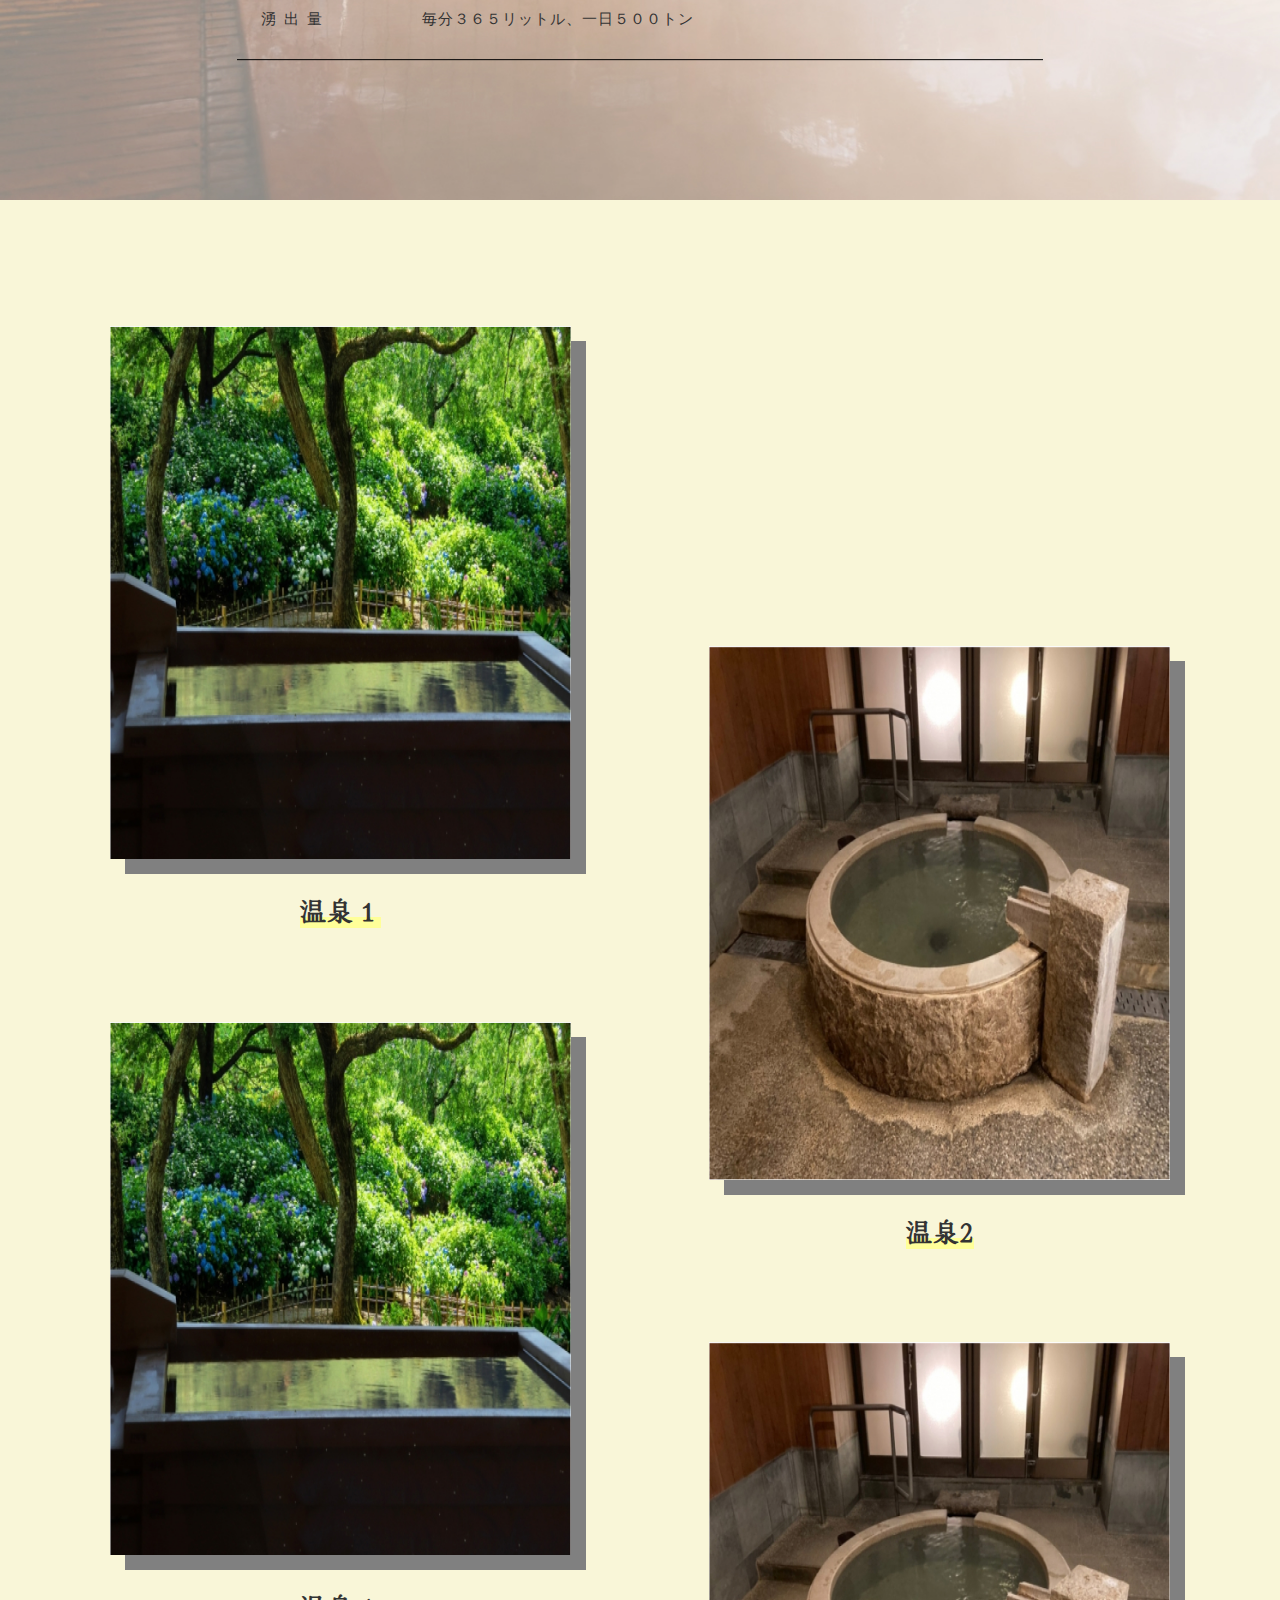
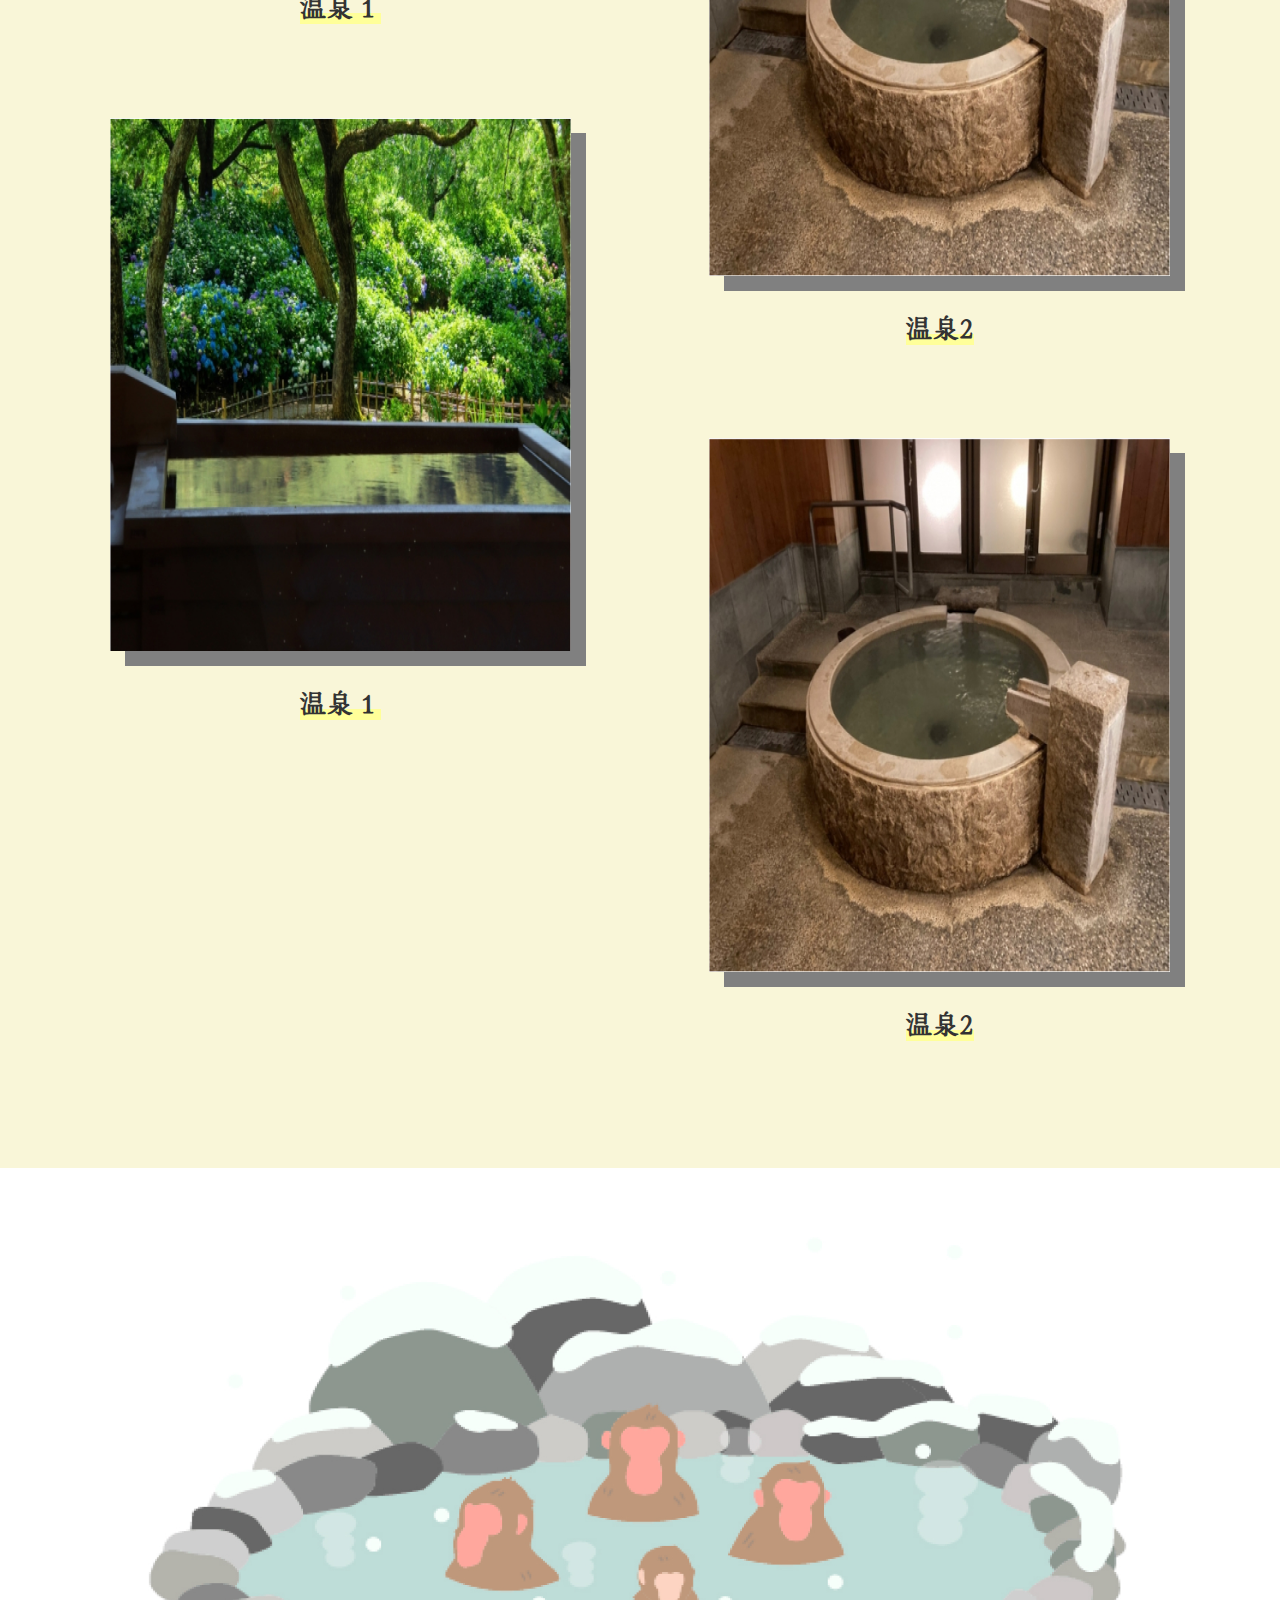
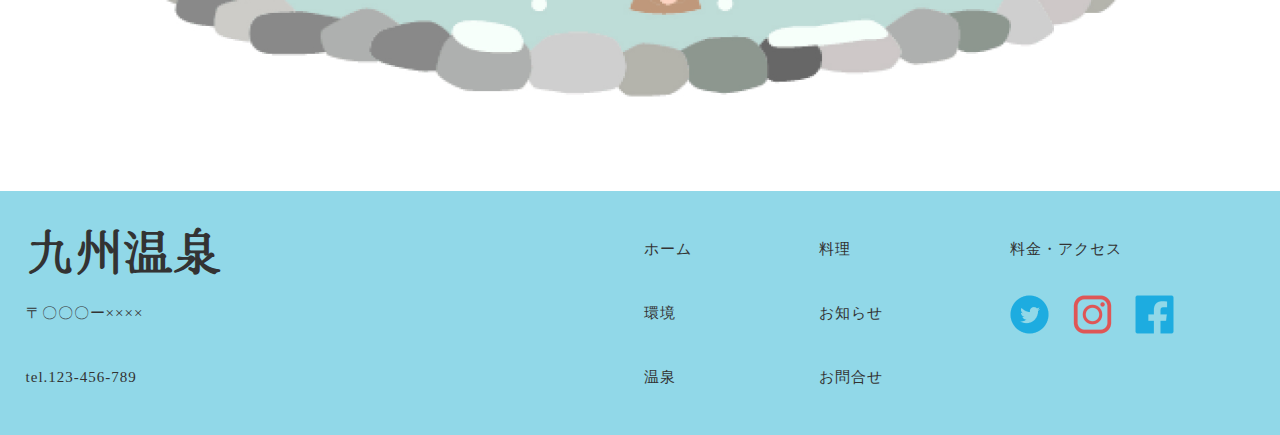
<file: html/onnsenn.html>
<!DOCTYPE html>
<html>
  <head>
    <meta charset="UTF-8">
    <title>〜心安らぐ憩いの場所〜九州温泉</title>
    <meta name="description" content="テキストテキストテキストテキストテキストテキストテキスト">
    <meta name="viewport" content="width=device-width, initial-scale=1.0">
    <meta name="keywords" content="温泉,リラックス,癒し,食事">
    <meta property="og:title" content="〜心安らぐ憩いの場所〜九州温泉">
    <meta property="og:type" content="article">
    <meta property="og:url" content="">
    <meta property="og:image" content="../img/logo.png">
    <meta property="og:description" content="テキストテキストテキストテキストテキストテキスト">
    <meta property="og:site_name" content="〜心安らぐ憩いの場所〜九州温泉">
    <link rel="icon" href="../img/favicon.png">
    <link rel="apple-touch-icon" sizes="180×180" href="../img/logo.png">
    <link rel="stylesheet" type="text/css" href="../css/reset.css">
    <link rel="stylesheet" type="text/css" href="../css/common1.css">
    <link rel="stylesheet" type="text/css" href="../css/common2.css">
    <link rel="stylesheet" type="text/css" href="../css/onnsenn.css">
    <link rel="preconnect" href="https://fonts.googleapis.com">
    <link rel="preconnect" href="https://fonts.gstatic.com" crossorigin>
    <link href="https://fonts.googleapis.com/css2?family=Hina+Mincho&display=swap" rel="stylesheet">
  </head>
  <body>
    <header>
      <div class="header_inner">
        <div class="header_left">
          <div class="header_logo_img">
            <a href="../index.html"><img src="../img/headerphoto.png" alt="ヘッダーロゴ"></a>
          </div>
          <div class="header_title font1">
            <p class="header_font">九州温泉</p>
          </div>
        </div>
        <nav class="header_right">
          <ul>
            <li><a href="kannkyou.html" class="header_item font1">環境</a></li>
            <li><a href="#top" class="header_item font1">温泉</a></li>
            <li><a href="ryouri.html" class="header_item font1">料理</a></li>
            <li><a href="riyouryoukin.html" class="header_item font1">利用料金/アクセス</a></li>
            <li><a href="contact.html" class="header_item font1">お問合せ</a></li>
            <li><a href="news.html" class="header_item font1">お知らせ</a></li>
          </ul>
        </nav>
      </div>
      <div class="drawer"></div>
    </header>
    <main>
      <section class="top" id="top">
        <div class="top_wrapper">
          <div class="top_inner">
            <p class="title">温泉</p>
          </div>
        </div>
      </section>
      <section class="description">
        <div class="description_inner">
          <div class="description_top">
            <h1 class="font1">九州最大級の大露天風呂</h1>
          </div>
          <div class="description_under">
            テキストテキストテキストテキストテキストテキストテキストテキストテキストテキストテキストテキストテキストテキストテキストテキストテキストテキストテキストテキストテキストテキストテキストテキストテキストテキストテキストテキストテキストテキストテキストテキストテキストテキストテキストテキスト
          </div>
          <div class="description_under_table">
            <ul class="description_table_list">
              <li class="description_table_item">
                <span class="sennsitu">泉質</span>
                <p>アルカリ性単純泉(ph9.4)</p>
              </li>
              <li class="description_table_item">
                <span>源泉温度</span>
                <p>38.1度</p>
              </li>
              <li class="description_table_item">
                <span class="kounou">効能</span>
                <p>神経痛、筋肉痛、五十肩、関節痛、冷え性、慢性消化器病、美肌</p>
              </li>
              <li class="description_table_item  description_table_last_item">
                <span class="yusyuturyou">湧出量</span>
                <p>毎分３６５リットル、一日５００トン</p>
              </li>
            </ul>
          </div>
        </div>
      </section>
      <section class="introduction section_color">
        <div class="introduction_wrapper">
          <div class="introduction_inner">
            <div class="introduction_block block1">
              <div class="introduction_photo">
                <img src="../img/onnsenn/onnsenn2.jpg"  class="box_shadow3" alt="温泉写真">
              </div>
              <div class="introduction_txt">
                <p class="font1"><span>温泉１</span></p>
              </div>
            </div>
            <div class="introduction_block block2">
              <div class="introduction_photo">
                <img src="../img/onnsenn/onnsenn3.jpg" class="box_shadow3" alt="温泉写真">
              </div>
              <div class="introduction_txt">
                <p class="font1"><span>温泉2</span></p>
              </div>
            </div>
            <div class="introduction_block block3">
              <div class="introduction_photo">
                <img src="../img/onnsenn/onnsenn2.jpg" class="box_shadow3" alt="温泉写真">
              </div>
              <div class="introduction_txt">
                <p class="font1"><span>温泉１</span></p>
              </div>
            </div>
            <div class="introduction_block block4">
              <div class="introduction_photo">
                <img src="../img/onnsenn/onnsenn3.jpg" class="box_shadow3" alt="温泉写真">
              </div>
              <div class="introduction_txt">
              <p class="font1"><span>温泉2</span></p>
              </div>
            </div>
            <div class="introduction_block block5">
              <div class="introduction_photo">
                <img src="../img/onnsenn/onnsenn2.jpg" class="box_shadow3" alt="温泉写真">
              </div>
              <div class="introduction_txt">
                <p class="font1"><span>温泉１</span></p>
              </div>
            </div>
            <div class="introduction_block block6">
              <div class="introduction_photo">
                <img src="../img/onnsenn/onnsenn3.jpg"  class="box_shadow3"alt="温泉写真">
              </div>
              <div class="introduction_txt">
                <p class="font1"><span>温泉2</span></p>
              </div>
            </div>
          </div>
        </div>
      </section>
    </main>
    <footer>
      <div class="footer_wrapper">
        <div class="footer_inner">
          <div class="footer_top">
            <div class="footer_top_img">
              <img src="../img/top_page/footer_photo.jpg" alt="フッター画像">
            </div>
          </div>
          <div class="footer_under">
            <div class="footer_under_left">
              <h1 class="font1">九州温泉</h1>
              <p>〒〇〇〇ー××××</p>
              <p>tel.123-456-789</p>
            </div>
            <div class="footer_under_right">
              <div class="footer_under_right_inner">
                <ul>
                  <li><a href="../index.html">ホーム</a></li>
                  <li><a href="kannkyou.html">環境</a></li>
                  <li><a href="#top">温泉</a></li>
                </ul>
                <ul>
                  <li><a href="ryouri.html">料理</a></li>
                  <li><a href="news.html">お知らせ</a></li>
                  <li><a href="contact.html">お問合せ</a></li>
                </ul>
                <ul>
                  <li><a href="">料金・アクセス</a></li>
                  <li class="footer_right_icon">
                    <div class="twitter_icon">
                      <a href=""><img src="../img/twitter_icon.png" alt="ツイッターアイコン"></a>
                    </div>
                    <div class="insta_icon">
                      <a href=""><img src="../img/insta_icon.png" alt="インスタアイコン"></a>
                    </div>
                    <div class="facebook_icon">
                      <a href=""><img src="../img/facebook_icon.png" alt="フェイスブックアイコン"></a>
                    </div>
                  </li>
                </ul>
              </div>
            </div>
          </div>
        </div>
      </div>
    </footer>
    <script src="https://ajax.googleapis.com/ajax/libs/jquery/3.5.1/jquery.min.js"></script>
    <script type="text/javascript" src="../js/common.js"></script>
  </body>
</html>
</file>
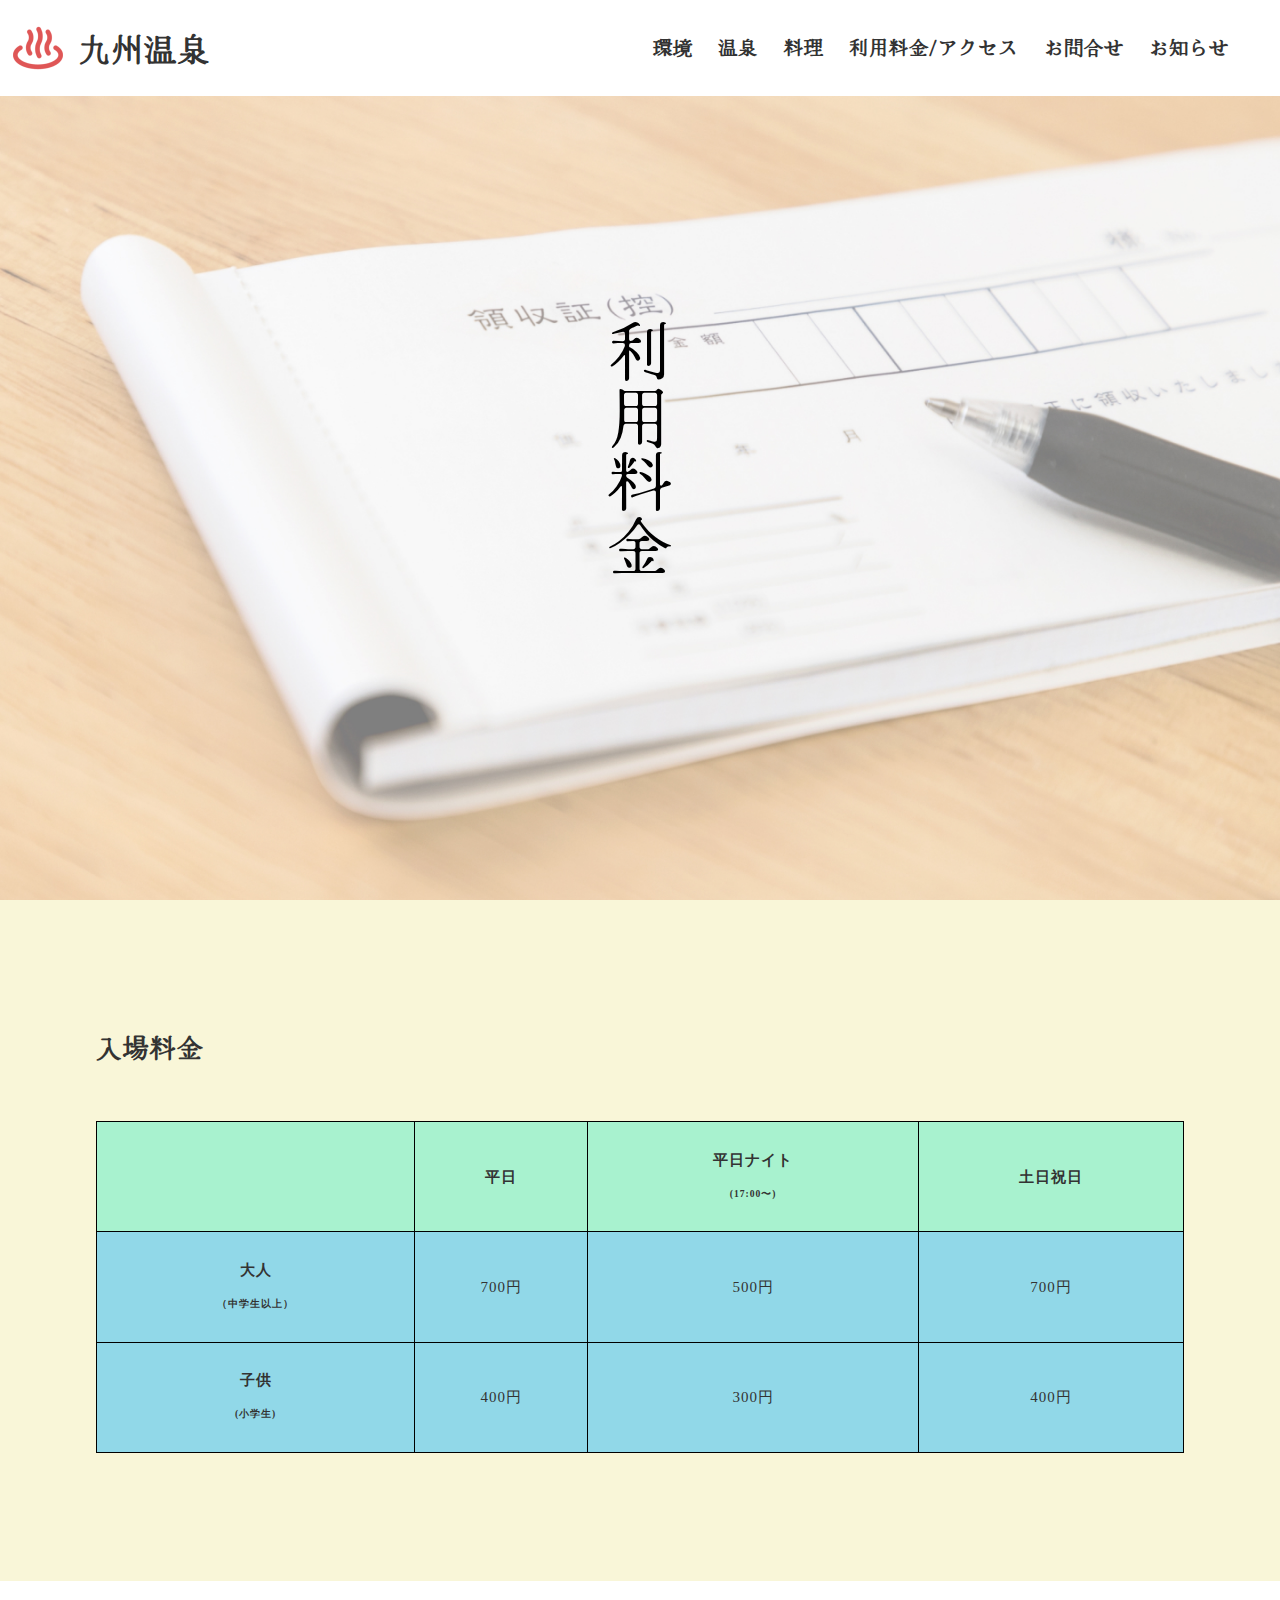
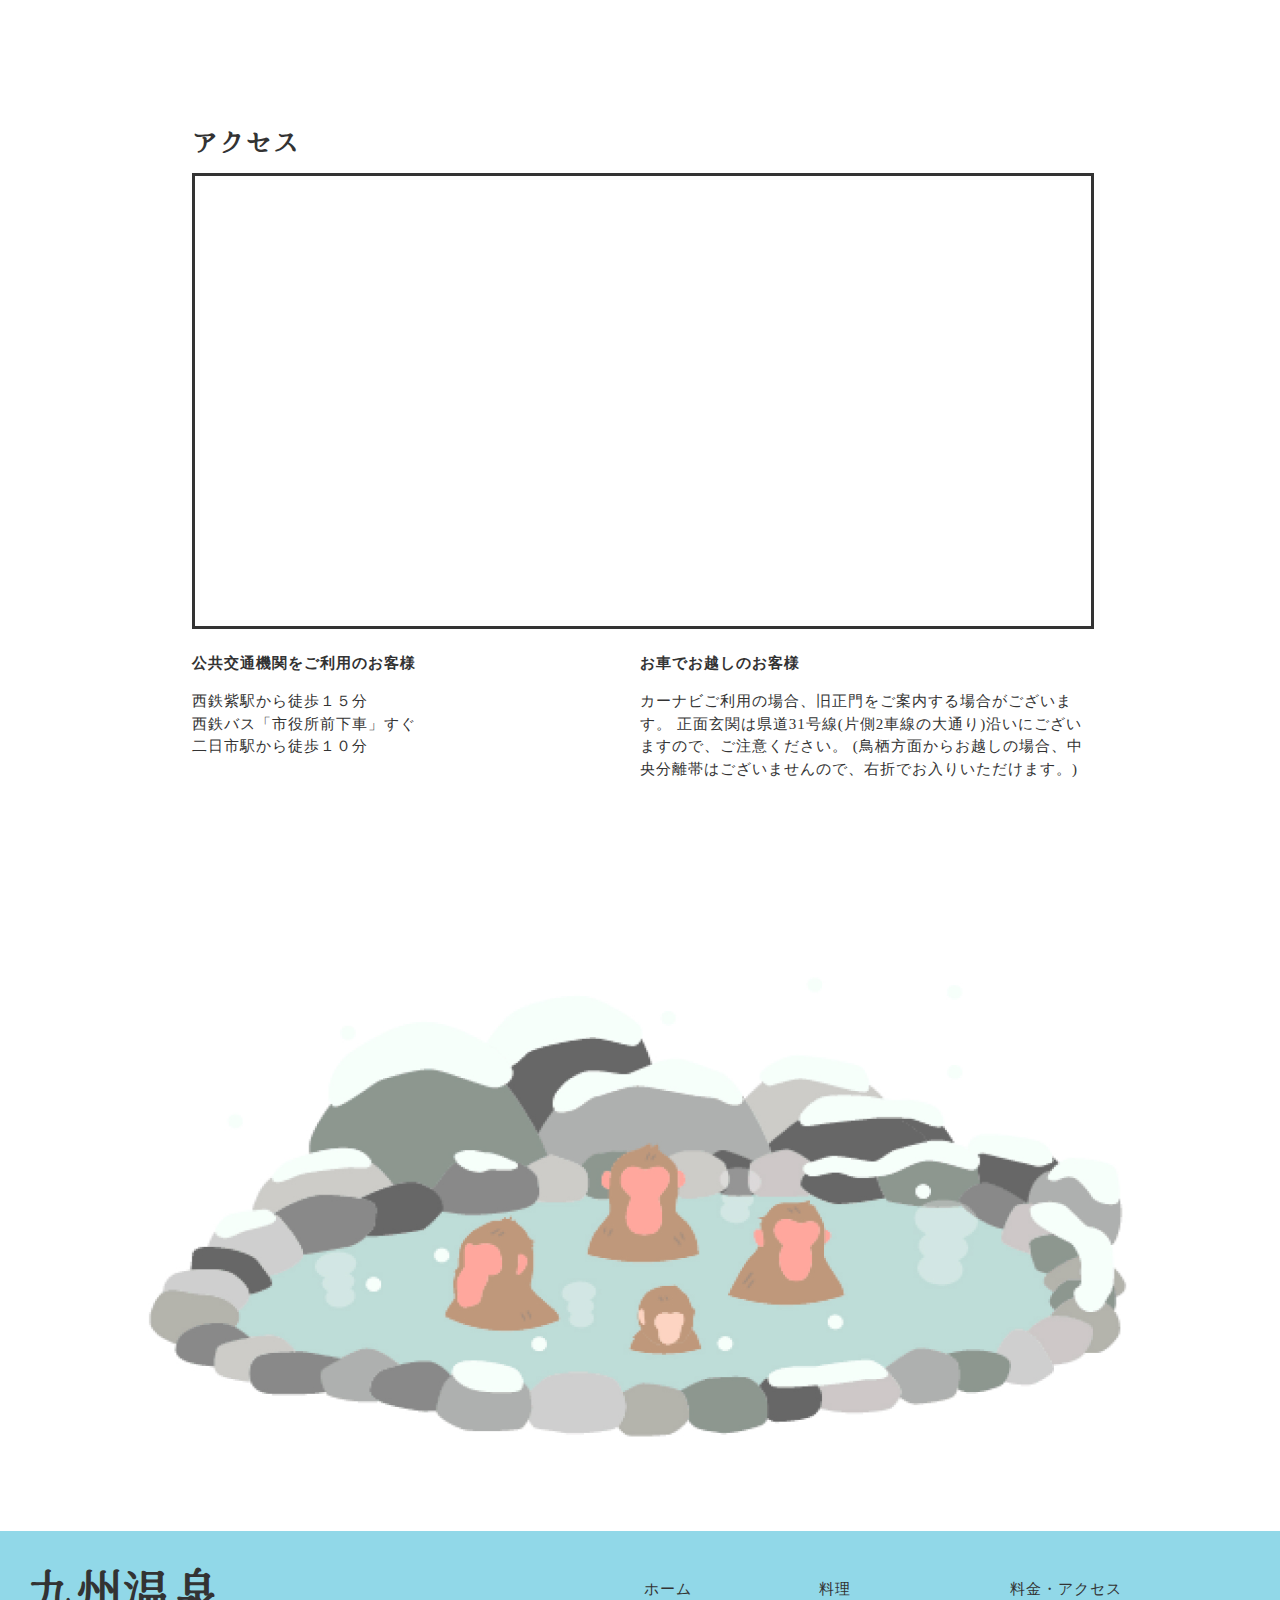
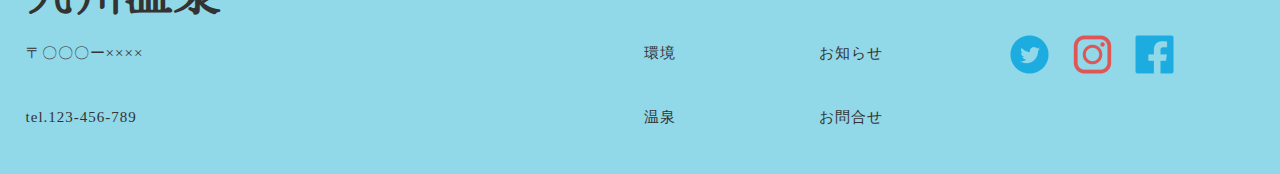
<file: html/riyouryoukin.html>
<!DOCTYPE html>
<html>
  <head>
    <meta charset="UTF-8">
    <title>〜心安らぐ憩いの場所〜九州温泉</title>
    <meta name="description" content="テキストテキストテキストテキストテキストテキストテキスト">
    <meta name="viewport" content="width=device-width, initial-scale=1.0">
    <meta name="keywords" content="温泉,リラックス,癒し,食事">
    <meta property="og:title" content="〜心安らぐ憩いの場所〜九州温泉">
    <meta property="og:type" content="article">
    <meta property="og:url" content="">
    <meta property="og:image" content="../img/logo.png">
    <meta property="og:description" content="テキストテキストテキストテキストテキストテキスト">
    <meta property="og:site_name" content="〜心安らぐ憩いの場所〜九州温泉">
    <link rel="icon" href="../img/favicon.png">
    <link rel="apple-touch-icon" sizes="180×180" href="../img/logo.png">
    <link rel="stylesheet" type="text/css" href="../css/reset.css">
    <link rel="stylesheet" type="text/css" href="../css/common1.css">
    <link rel="stylesheet" type="text/css" href="../css/common2.css">
    <link rel="stylesheet" type="text/css" href="../css/riyouryoukin.css">
    <link rel="preconnect" href="https://fonts.googleapis.com">
    <link rel="preconnect" href="https://fonts.gstatic.com" crossorigin>
    <link href="https://fonts.googleapis.com/css2?family=Hina+Mincho&display=swap" rel="stylesheet">
  </head>
  <body>
    <header>
      <div class="header_inner">
        <div class="header_left">
          <div class="header_logo_img">
            <a href="../index.html"><img src="../img/headerphoto.png" alt="ヘッダーロゴ"></a>
          </div>
          <div class="header_title font1">
            <p class="header_font">九州温泉</p>
          </div>
        </div>
        <nav class="header_right">
          <ul>
            <li><a href="kannkyou.html" class="header_item font1">環境</a></li>
            <li><a href="onnsenn.html" class="header_item font1">温泉</a></li>
            <li><a href="ryouri.html" class="header_item font1">料理</a></li>
            <li><a href="#top" class="header_item font1">利用料金/アクセス</a></li>
            <li><a href="contact.html" class="header_item font1">お問合せ</a></li>
            <li><a href="news.html" class="header_item font1">お知らせ</a></li>
          </ul>
        </nav>
      </div>
      <div class="drawer"></div>
    </header>
    <main>
      <section class="top" id="top">
        <div class="top_wrapper">
          <div class="top_inner">
            <p class="title">利用料金</p>
          </div>
        </div>
      </section>
      <section class="tax section_color">
        <div class="tax_wrapper">
          <div class="tax_inner">
            <h class="font1">入場料金</h>
            <table class="c-table">
              <thead> 
                <tr>
                  <th></th>
                  <th>平日</th>
                  <th>平日ナイト<br><span>(17:00〜)</span></th>
                  <th>土日祝日</th>
                </tr>
              </thead>
              <tbody>
                <tr>
                  <th date-label>
                  大人<br><span>（中学生以上）</span></th>
                  <td date-label="平日">700円</td>
                  <td date-label="平日ナイト(17:00〜)">500円</td>
                  <td date-label="土日祝日">700円</td>
                </tr>
                <tr>
                  <th date-label>子供<br><span>(小学生)</span></th>
                  <td date-label="平日">400円</td>
                  <td date-label="平日ナイト(17:00〜）">300円</td>
                  <td date-label="土日祝日">400円</td>
                </tr>
              </tbody>
            </table>
          </div>
        </div>
      </section>
      <section class="access">
        <div class="access_wrapper">
          <div class="access_inner">
            <h1 class="font1">アクセス</h1>
            <div class="access_map">
              <iframe
                src="https://www.google.com/maps/embed?pb=!1m18!1m12!1m3!1d5813.3636609795785!2d130.51196152532734!3d33.49230566298109!2m3!1f0!2f0!3f0!3m2!1i1024!2i768!4f13.1!3m3!1m2!1s0x35419bd61061fde5%3A0x9d066fad90aff19e!2z5LqM5pel5biC6aeF!5e0!3m2!1sja!2sjp!4v1659899348168!5m2!1sja!2sjp"
                width="100%" height="450" style="border:solid;" allowfullscreen="" loading="lazy"
                referrerpolicy="no-referrer-when-downgrade"></iframe>
            </div>
            <div class="access_description">
              <div class="access_description_inner">
                <div class="access_description_inner_left">
                  <h2>公共交通機関をご利用のお客様</h2>
                  <ul>
                    <li>西鉄紫駅から徒歩１５分</li>
                    <li>西鉄バス「市役所前下車」すぐ</li>
                    <li>二日市駅から徒歩１０分</li>
                  </ul>
                </div>
                <div class="access_description_inner_right">
                  <h2>お車でお越しのお客様</h2>
                  <p>カーナビご利用の場合、旧正門をご案内する場合がございます。
                  正面玄関は県道31号線(片側2車線の大通り)沿いにございますので、ご注意ください。
                  (鳥栖方面からお越しの場合、中央分離帯はございませんので、右折でお入りいただけます。)</p>
                </div>
              </div>
            </div>
          </div> 
        </div>
      </section>
    </main>
    <footer>
      <div class="footer_wrapper">
        <div class="footer_inner">
          <div class="footer_top">
            <div class="footer_top_img">
              <img src="../img/top_page/footer_photo.jpg" alt="フッター画像">
            </div>
          </div>
          <div class="footer_under">
            <div class="footer_under_left">
              <h1 class="font1">九州温泉</h1>
              <p>〒〇〇〇ー××××</p>
              <p>tel.123-456-789</p>
            </div>
            <div class="footer_under_right">
              <div class="footer_under_right_inner">
                <ul>
                  <li><a href="../index.html">ホーム</a></li>
                  <li><a href="kannkyou.html">環境</a></li>
                  <li><a href="onnsenn.html">温泉</a></li>
                </ul>
                <ul>
                  <li><a href="#top">料理</a></li>
                  <li><a href="news.html">お知らせ</a></li>
                  <li><a href="contact.html">お問合せ</a></li>
                </ul>
                <ul>
                  <li><a href="riyouryoukin.html">料金・アクセス</a></li>
                  <li class="footer_right_icon">
                    <div class="twitter_icon">
                      <a href=""><img src="../img/twitter_icon.png" alt="ツイッターアイコン"></a>
                    </div>
                    <div class="insta_icon">
                      <a href=""><img src="../img/insta_icon.png" alt="インスタアイコン"></a>
                    </div>
                    <div class="facebook_icon">
                      <a href=""><img src="../img/facebook_icon.png" alt="フェイスブックアイコン"></a>
                    </div>
                  </li>
                </ul>
              </div>
            </div>
          </div>
        </div>
      </div>
    </footer>
    <script src="https://ajax.googleapis.com/ajax/libs/jquery/3.5.1/jquery.min.js"></script>
    <script type="text/javascript" src="../js/common.js"></script>
  <body>
</html>
</file>
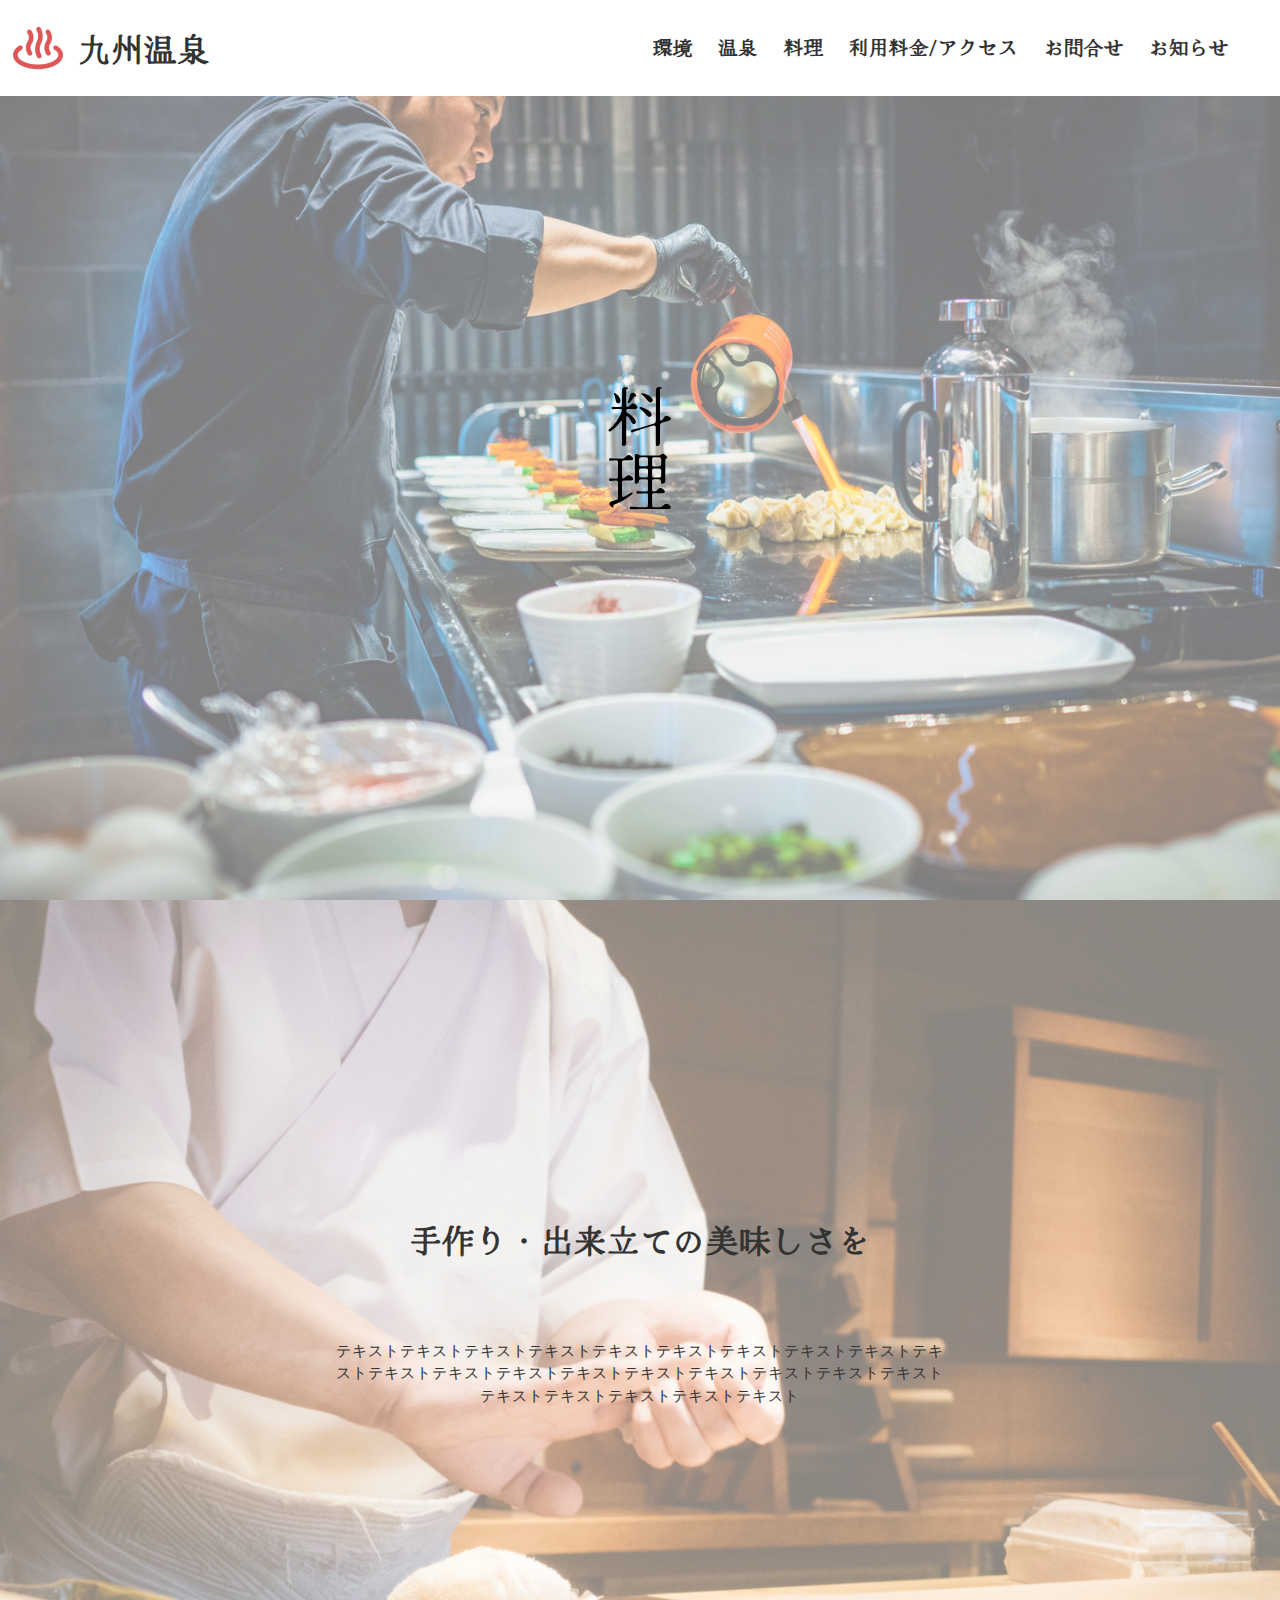
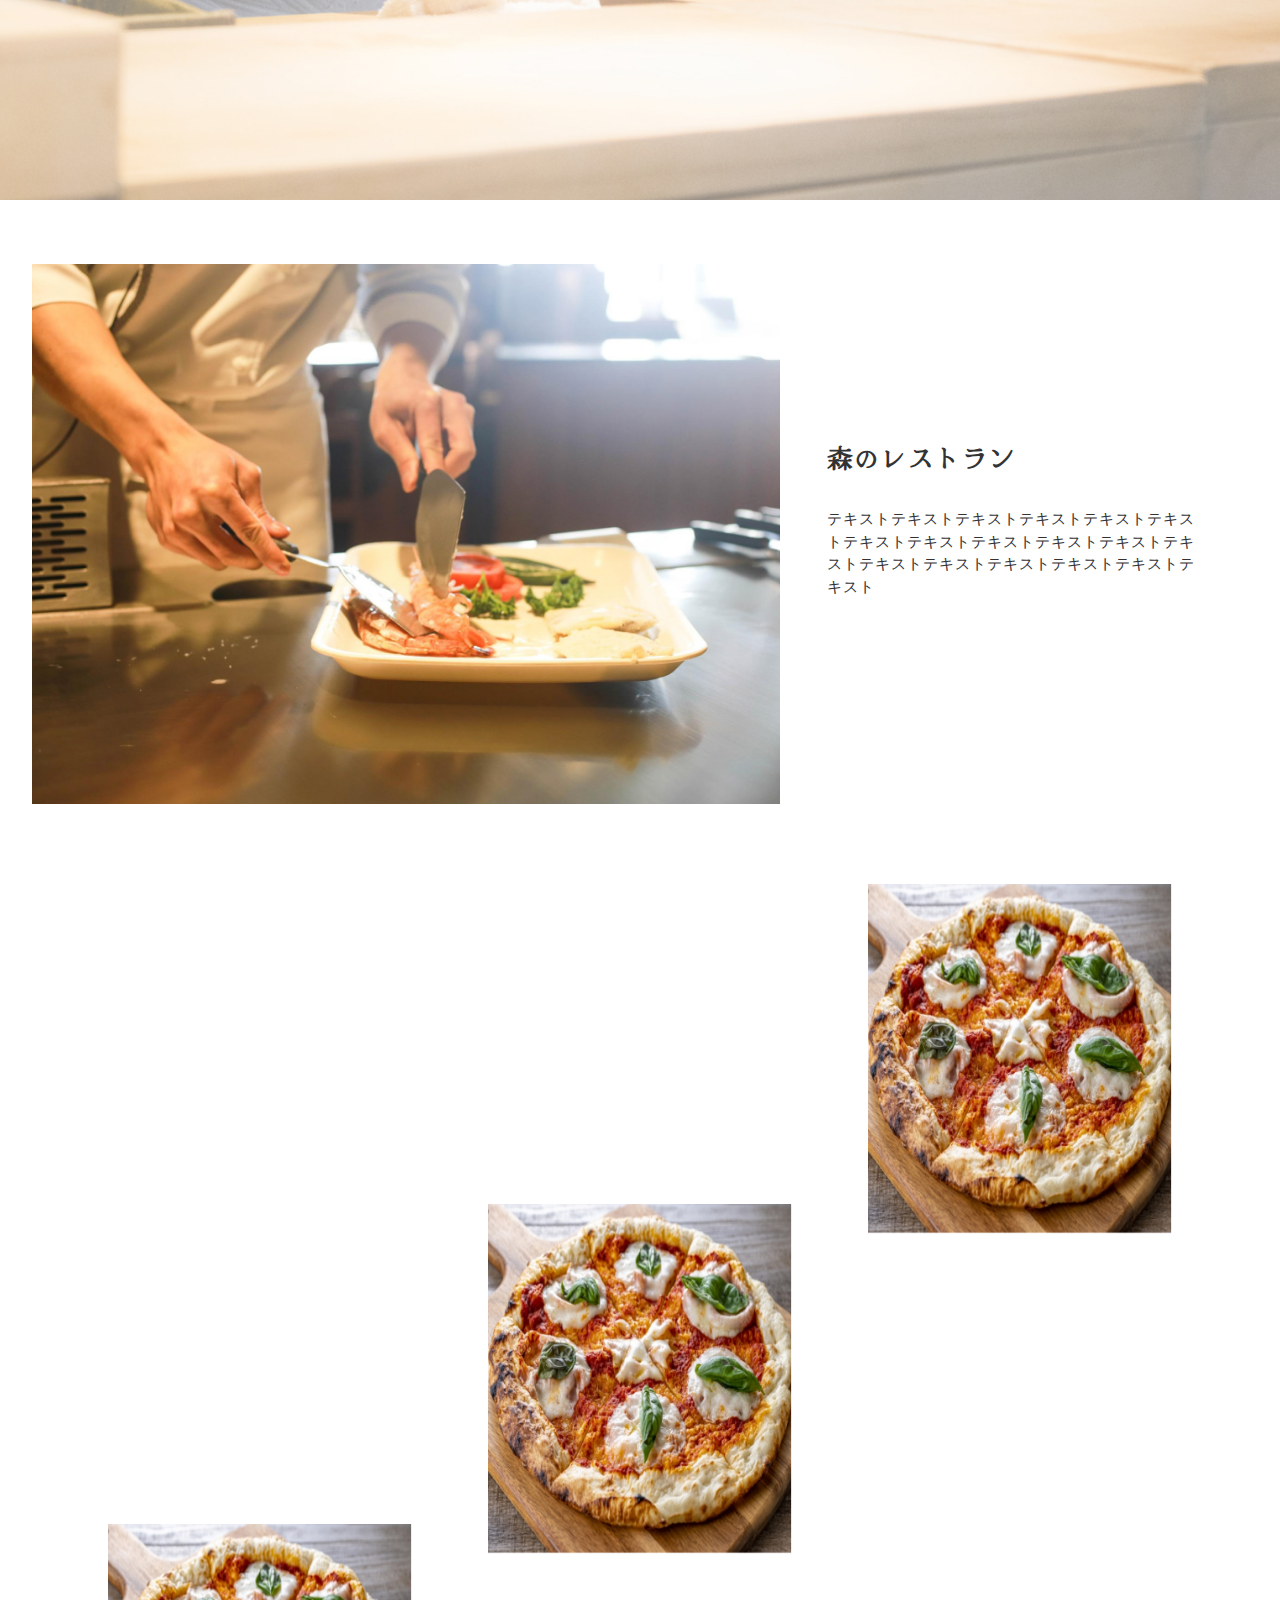
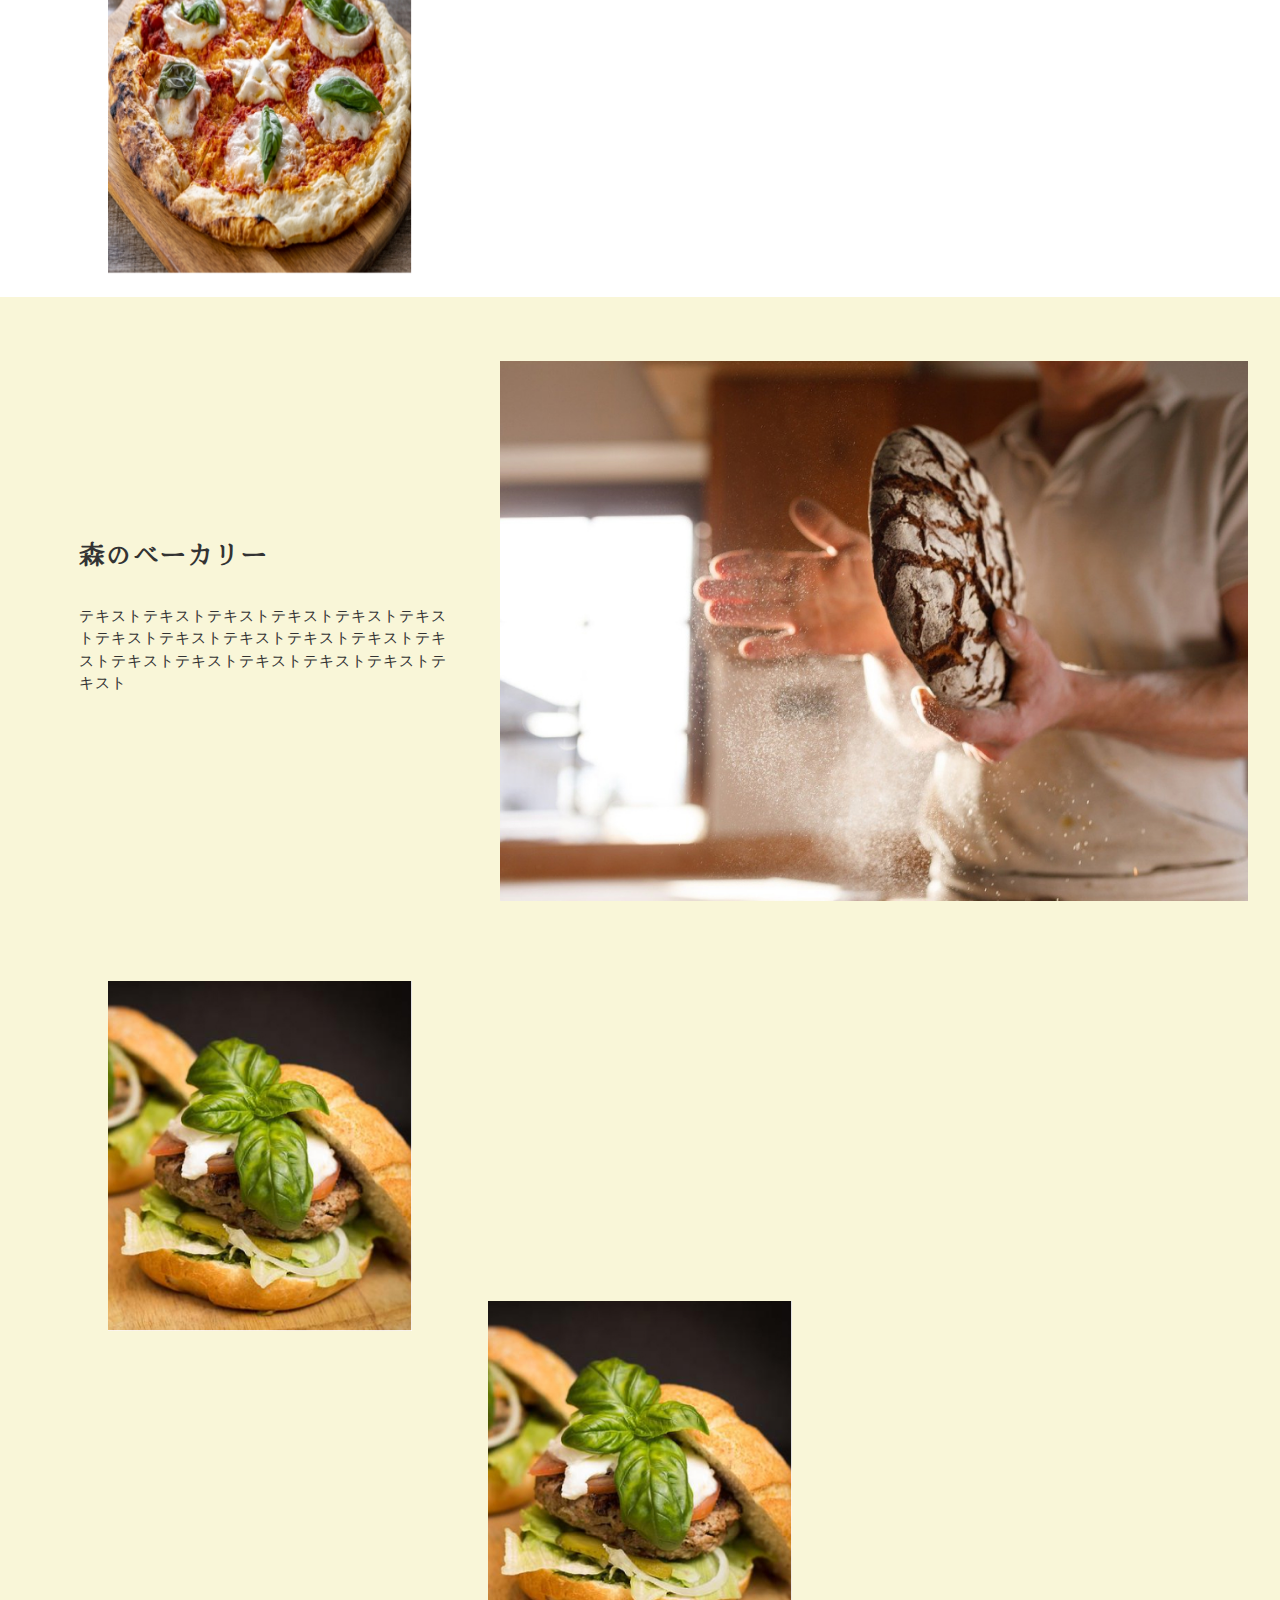
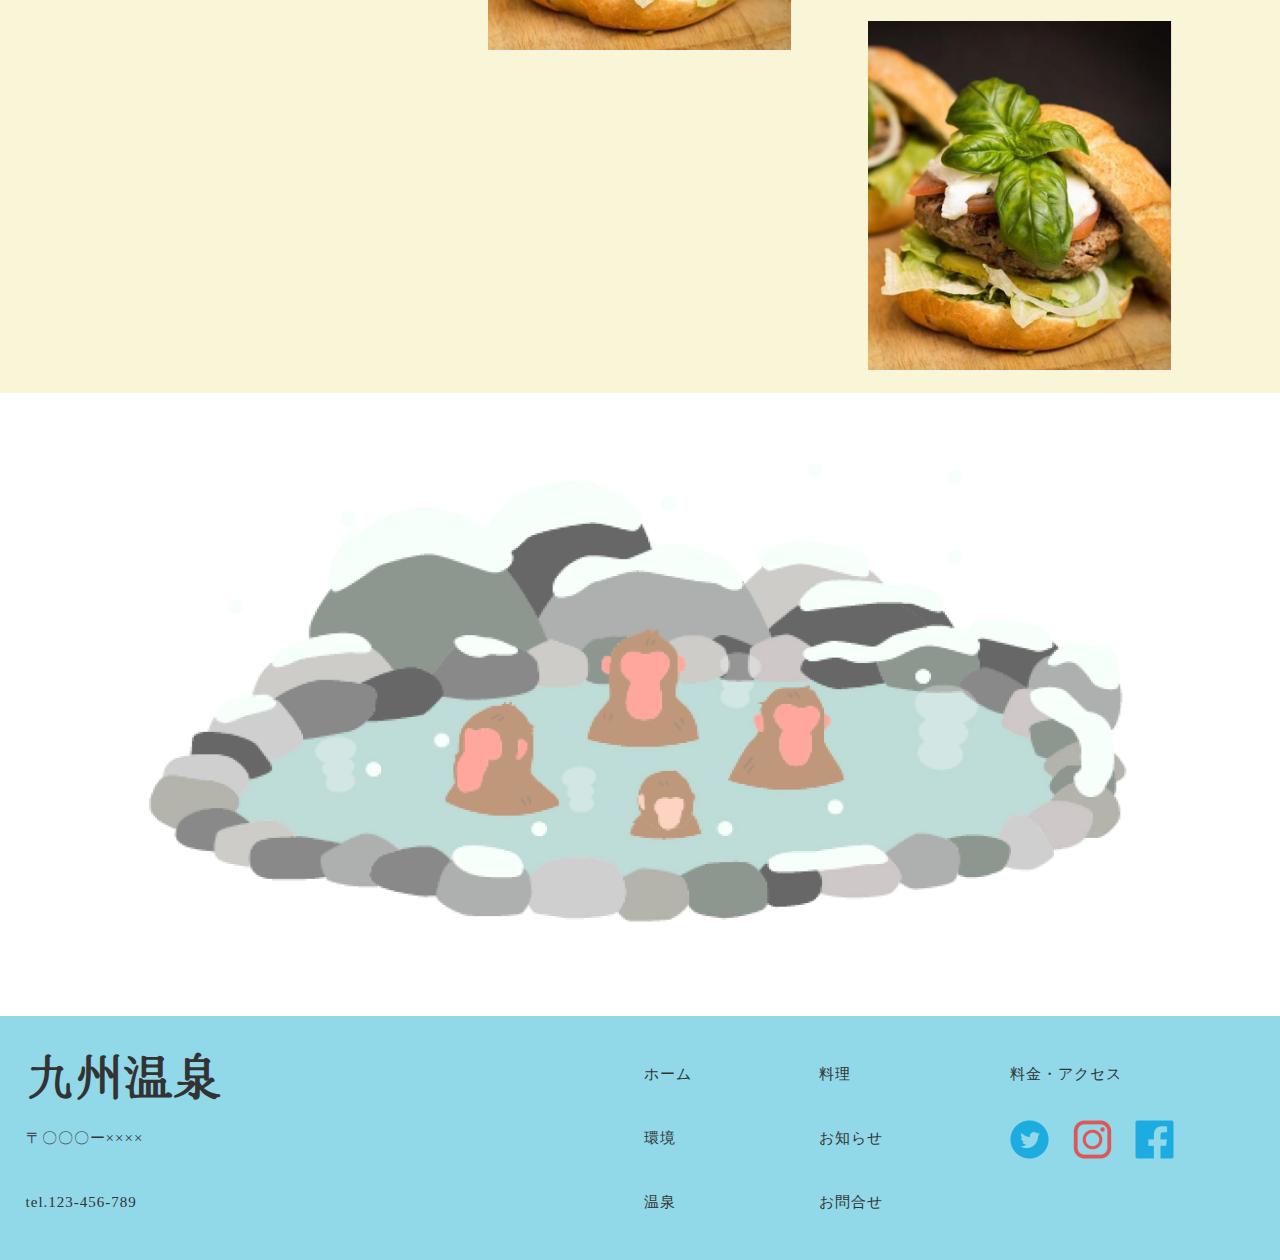
<file: html/ryouri.html>
<!DOCTYPE html>
<html>
  <head>
    <meta charset="UTF-8">
    <title>〜心安らぐ憩いの場所〜九州温泉</title>
    <meta name="description" content="テキストテキストテキストテキストテキストテキストテキスト">
    <meta name="viewport" content="width=device-width, initial-scale=1.0">
    <meta name="keywords" content="温泉,リラックス,癒し,食事">
    <meta property="og:title" content="〜心安らぐ憩いの場所〜九州温泉">
    <meta property="og:type" content="article">
    <meta property="og:url" content="">
    <meta property="og:image" content="../img/logo.png">
    <meta property="og:description" content="テキストテキストテキストテキストテキストテキスト">
    <meta property="og:site_name" content="〜心安らぐ憩いの場所〜九州温泉">
    <link rel="icon" href="../img/favicon.png">
    <link rel="apple-touch-icon" sizes="180×180" href="../img/logo.png">
    <link rel="stylesheet" type="text/css" href="../css/reset.css">
    <link rel="stylesheet" type="text/css" href="../css/common1.css">
    <link rel="stylesheet" type="text/css" href="../css/common2.css">
    <link rel="stylesheet" type="text/css" href="../css/ryouri.css">
    <link rel="preconnect" href="https://fonts.googleapis.com">
    <link rel="preconnect" href="https://fonts.gstatic.com" crossorigin>
    <link href="https://fonts.googleapis.com/css2?family=Hina+Mincho&display=swap" rel="stylesheet">
  </head>
  <body>
    <header>
      <div class="header_inner">
        <div class="header_left">
          <div class="header_logo_img">
            <a href="../index.html"><img src="../img/headerphoto.png" alt="ヘッダーロゴ"></a>
          </div>
          <div class="header_title font1">
            <p class="header_font">九州温泉</p>
          </div>
        </div>
        <nav class="header_right">
          <ul>
            <li><a href="kannkyou.html" class="header_item font1">環境</a></li>
            <li><a href="onnsenn.html" class="header_item font1">温泉</a></li>
            <li><a href="#top" class="header_item font1">料理</a></li>
            <li><a href="riyouryoukin.html" class="header_item font1">利用料金/アクセス</a></li>
            <li><a href="contact.html" class="header_item font1">お問合せ</a></li>
            <li><a href="news.html" class="header_item font1">お知らせ</a></li>
          </ul>
        </nav>
      </div>
      <div class="drawer"></div>
    </header>
    <main>
      <section class="top" id="top">
        <div class="top_wrapper">
          <div class="top_inner">
            <p class="title">料理
            </p>
          </div>
        </div>
      </section>
      <section class="description">
        <div class="description_inner">
          <div class="description_top">
            <h1 class="font1">手作り・出来立ての美味しさを</h1>
          </div>
          <div class="description_under">
            テキストテキストテキストテキストテキストテキストテキストテキストテキストテキストテキストテキストテキストテキストテキストテキストテキストテキストテキストテキストテキストテキストテキストテキスト
          </div>
        </div>
      </section>
      <section class="ryouri_introduction1">
        <div class="ryouri_wrapper">
          <div class="ryouri_inner">
            <div class="ryouri_left">
              <div class="ryouri_left_inner">
                <h1 class="font1">森のレストラン</h1>
                <p class="txt">テキストテキストテキストテキストテキストテキストテキストテキストテキストテキストテキストテキストテキストテキストテキストテキストテキストテキスト</p>
              </div>
            </div>
            <div class="ryouri_right photo_size">
              <div class="ryouri_img">
                <img src="../img/ryouri/ryouri2.jpg" alt="">
              </div>
            </div>
          </div>
        </div>
      </section>
      <section class="food1">
        <div class="food_wrapper">
          <div class="food_inner">
            <div class="food_photo food_block1">
              <img src="../img/ryouri/ryouri3.jpg" alt="料理１">
            </div>
            <div class="food_photo food_block2">
              <img src="../img/ryouri/ryouri3.jpg" alt="料理１">
            </div>
            <div class="food_photo food_block3">
              <img src="../img/ryouri/ryouri3.jpg" alt="料理１">
            </div>
          </div>
        </div>
      </section>
      <section class="ryouri_introduction2 section_color">
        <div class="ryouri_wrapper">
          <div class="ryouri_inner">
            <div class="ryouri_left">
              <div class="ryouri_left_inner">
                <h1 class="font1">森のベーカリー</h1>
                <p class="txt">テキストテキストテキストテキストテキストテキストテキストテキストテキストテキストテキストテキストテキストテキストテキストテキストテキストテキスト</p>
              </div>
            </div>
            <div class="ryouri_right photo_size">
              <div class="ryouri_img">
                <img src="../img/ryouri/ryouri4.jpg" alt="">
              </div>
            </div>
          </div>
        </div>
      </section>
      <section class="food2 section_color">
        <div class="food_wrapper">
          <div class="food_inner">
            <div class="food_photo food_block4">
              <img src="../img/ryouri/ryouri5.jpg" alt="料理１">
            </div>
            <div class="food_photo food_block5">
              <img src="../img/ryouri/ryouri5.jpg" alt="料理１">
            </div>
            <div class="food_photo food_block6">
              <img src="../img/ryouri/ryouri5.jpg" alt="料理１">
            </div>
          </div>
        </div>
      </section>
    </main>
    <footer>
      <div class="footer_wrapper">
        <div class="footer_inner">
          <div class="footer_top">
            <div class="footer_top_img">
              <img src="../img/top_page/footer_photo.jpg" alt="フッター画像">
            </div>
          </div>
          <div class="footer_under">
            <div class="footer_under_left">
              <h1 class="font1">九州温泉</h1>
              <p>〒〇〇〇ー××××</p>
              <p>tel.123-456-789</p>
            </div>
            <div class="footer_under_right">
              <div class="footer_under_right_inner">
                <ul>
                  <li><a href="../index.html">ホーム</a></li>
                  <li><a href="kannkyou.html">環境</a></li>
                  <li><a href="onnsenn.html">温泉</a></li>
                </ul>
                <ul>
                  <li><a href="#top">料理</a></li>
                  <li><a href="news.html">お知らせ</a></li>
                  <li><a href="contact.html">お問合せ</a></li>
                </ul>
                <ul>
                  <li><a href="#top">料金・アクセス</a></li>
                  <li class="footer_right_icon">
                    <div class="twitter_icon">
                      <a href=""><img src="../img/twitter_icon.png" alt="ツイッターアイコン"></a>
                    </div>
                    <div class="insta_icon">
                      <a href=""><img src="../img/insta_icon.png" alt="インスタアイコン"></a>
                    </div>
                    <div class="facebook_icon">
                      <a href=""><img src="../img/facebook_icon.png" alt="フェイスブックアイコン"></a>
                    </div>
                  </li>
                </ul>
              </div>
            </div>
          </div>
        </div>
      </div>
    </footer>
    <script src="https://ajax.googleapis.com/ajax/libs/jquery/3.5.1/jquery.min.js"></script>
    <script type="text/javascript" src="../js/common.js"></script>
  </body>
</html>
</file>
<file: css/common1.css>
@charset "UTF-8";

body {
  font-size: 15px;
  line-height: 1.5;
  letter-spacing: 1px;
  word-break: break-all;
  color: #333;
  box-sizing: border-box;
}

a {
  text-decoration: none;
  color: #333;
}

li {
  list-style: none;
}

.font1 {
  font-family: 'Hina Mincho', serif;
  font-size: 1.6rem;
  font-weight: bold;
}

.section_color {
  background-color: rgb(249, 246, 216);
}

.box_shadow1 {
  box-shadow: -10px 10px 20px 10px rgba(0, 0, 0, 0.25);
}

.box_shadow2 {
  box-shadow: 10px 10px 20px 10px rgba(0, 0, 0, 0.25);
}

.box_shadow3 {
  box-shadow: 15px 15px 0px gray;
}

header {
  height: 70px;
  width: 98%;
  padding: 1%;
  position: fixed;
  background-color: #fff;
  z-index: 100;
}

.header_inner {
  width: 100%;
  height: 100%;
  box-sizing: border-box;
  display: flex;
  justify-content: space-between;
}

.header_left {
  display: flex;
  align-items: center;
  height: 100%;
  width: 40%;
}

.header_logo_img {
  width: 10%;
  height: 100%;
}

.header_logo_img img {
  width: 100%;
  height: 100%;
  object-fit: contain;
}

.header_title {
  padding-left: 3%;
}

.header_title {
  font-size: 2rem;
}

.header_right {
  width: 50%;
  height: 100%;
  padding-right: 1%;
}

.header_right ul {
  height: 100%;
  display: flex;
  justify-content: space-evenly;
  align-items: center;
}

.header_right a {
  position: relative;
  display: inline-block;
  text-decoration: none;
  font-size: 1.2rem;
}

.header_right a::after {
  position: absolute;
  bottom: -4px;
  left: 0;
  content: '';
  width: 100%;
  height: 5px;
  background: rgb(251, 84, 1);
  transform: scale(0, 1);
  transform-origin: center top;
  transition: transform .3s;
}

.header_right a:hover::after {
  transform: scale(1, 1);
}

.header .drawer {
  visibility: hidden;
}

.btn {
  width :130px;
  height: 100%;
  margin: 0 auto;
  line-height: 3;
  padding: 1%;
  transition:all 0.3s ease-in-out 0s; 
}

.btn:hover {
  transform: scale(1.1);
  opacity: 0.7;
}

.btn a {
  display: block;
  width: 100%;
  height: 100%;
  background-color: rgb(168,242,207);
  text-align: center;
  color: black;
  border-radius: 20px;
  padding: 1%;
  border: 1px solid #000;
}

.photo_size {
  flex: 1.6;
}

.footer_wrapper {
  width: 100%;
  height:100%
}

.footer_top {
  width: 100%;
  height: 55vh;
  padding-top: 5%;
  padding-bottom: 5%;
}

.footer_top_img {
  width: 100%;
  height:100%;
}

.footer_top_img img{
  width: 100%;
  height: 100%;
  object-fit: contain;
}

.footer_under {
  width: 100%;
  box-sizing: border-box;
  display: flex;
  justify-content: space-between;
  align-items: center;
  padding: 2%;
  margin: 0 auto;
  background-color: #91d8e8;
}

.footer_under_left {
  width: 40%;
  line-height: 4rem;
}

.footer_under_left h1 {
  font-size: 3rem;
}

.footer_under_right {
  width: 60%;
}

.footer_under_right_inner {
  width: 100%;
  display: flex;
  justify-content: space-evenly;
  align-items: start;
}

.footer_under_right_inner ul {
  line-height: 4rem;
}

.footer_under_right_inner ul a {
  line-height: 1.5rem;
}

.footer_right_icon {
  display: flex;
  align-items: start;
}

.twitter_icon,.insta_icon{
  margin-right:20%;
}

.twitter_icon img,.insta_icon img,.facebook_icon img {
  vertical-align: middle;
}

.footer_under_right a {
  position: relative;
  display: inline-block;
  text-decoration: none;
}

.footer_under_right a::after {
  position: absolute;
  bottom: -4px;
  left: 0;
  content: '';
  width: 100%;
  height: 5px;
  background: rgb(251, 84, 1);
  transform: scale(0, 1);
  transform-origin: center top;
  transition: transform 0.3s;
}

.footer_under_right a:hover::after {
  transform: scale(1,1);
}

.footer_right_icon a{
  transition: 0.4s;
}

.footer_right_icon a:hover{
  transform: scale(0.9);
  opacity: 0.7;
}

.footer_right_icon a::after {
  position: absolute;
  bottom: 0px;
  left: 0;
  content: '';
  width: 100%;
  height: 0px;
  background: rgb(251, 84, 1);
  transform: scale(0, 1);
  transform-origin: center top;
  transition: transform 0s;
}


@media screen and (max-width: 1024px) {
  .header_right {
      width: 80%;
    }
  
  .kannkyou_left_inner {
    width: 80%;
    padding-right: 8%;
  }
} 

@media screen and (max-width: 768px) {
  .font1 {
    font-size: 1.1rem;
  }

  .header_title {
    font-size: 1.4rem;
  }

  header .drawer {
    visibility: visible;
    width: 24px;
    position: absolute;
    top: 30px;
    right: 20px;
    border-top: solid 4px #030303;
    cursor: pointer;
    z-index: 100;
  }

  header .drawer::before,
  header .drawer::after {
    content: "";
    display: block;
    width: 24px;
    background: #000000;
    height: 4px;
    position: absolute;
    top: 0;
    right: 0;
    transition: all 0.5s;
  }

  header .drawer::before {
    top: 6px;
  }

  header .drawer::after {
    top: 15px;
  }

  .header_right {
    position: fixed;
    display: none;
    width: 100%;
    height: 100%;
    padding: 5%;
    top: 0;
    left: 0;
    z-index: 50;
    background: rgb(175, 226, 233);
  }

  .header_right ul {
    display: block;
  }

  header .header_right ul li {
    margin: 5% auto;
  }

  .header_right ul li a {
    line-height: 3;
    font-size: 1.75rem;
  }

  body.nav-open header .drawer {
    border-top: 0;
  }

  body.nav-open header .drawer::before {
    top: 9px;
    transform: rotate(-45deg);
  }

  body.nav-open header .drawer::after {
    top: 9px;
    transform: rotate(45deg);
  }
}

@media screen and (max-width: 425px) {

  .header_logo_img {
      width: 15%;
  }

  .top_inner p.sub_title { 
    font-size: 1rem;
  }
    .top_inner p.title {
      font-size: 3rem;
    }
  

  .box1 {
    order: 2;
  }

  .box2 {
    order: 1;
  }

  .box_shadow1 {
    box-shadow: 0px 0px 15px 8px rgba(93, 81, 81, 0.7);
    }


  .box_shadow2 {
  box-shadow: 0px 0px 15px 8px rgba(93, 81, 81, 0.7); 
  }

  .footer_top {
    height: 30vh;
  }

  .footer_under_right_inner {
    font-size: 0.7rem;
  }

  .footer_under_left h1 {
    font-size: 2rem;
  }

  .footer_under_left {
    line-height: 3rem;
  }

  .footer_under_right_inner ul {
    line-height: 3rem;
  }

  .twitter_icon,.insta_icon {
    margin-right: 5%;
  }

  .twitter_icon,.insta_icon, .facebook_icon {
    width: 25px;
    height: auto;
  }

  .twitter_icon img,
  .insta_icon img,
  .facebook_icon img{
    width: 100%;
  }

  .description_top .font1{
    font-size: 1.3rem;
  }

  .box_shadow3 {
    box-shadow: 0px 0px 15px 8px rgba(93, 81, 81, 0.7); 
  }

  .block1,.block3,.block5 {
    order:1;
  }

  .block2,.block4,.block6 {
    order:2;
  }

  .footer_top {
    padding-top: 0;
    padding-bottom: 0;
  }

  .footer_under_left h1 {
    font-size: 1rem;
  }

  .footer_under_left {
    line-height: 2rem;
  }

  .footer_under_left p {
    font-size: 0.6rem;
  }

  .footer_under_right_inner ul {
    line-height: 2rem;
  }
}

@media screen and (max-width: 375px) {
  .top_inner p.title{
    font-size: 2.5rem;
  }
  
  .header_logo_img {
    width: 15%;
  }

}

@media screen and (max-width: 320px) {

}
</file>
<file: css/index.css>
@charset "UTF-8";

.top {
  width: 100%;
  height: 100vh;
  background-image: url(../img/top_page/top\ page\ FV.jpg);
  background-size: cover;
  background-position: center;
  background-repeat: no-repeat;
  position: relative;
}

.top_inner {
  text-align: center;
  position: absolute;
  top: 50%;
  left: 50%;
  transform: translate(-50%, -50%);
}

.top_inner .sub_title {
  color: #fff;
  font-size: 1.5rem;
}

.top_inner .title {
  color: #fff;
  font-size: 4rem;
  font-family: 'Hina Mincho', serif;
}

/* TOPページの環境 */
.kannkyou_wrapper {
  width: 100%; 
}

.kannkyou_inner {
  width: 95%;
  padding: 5% 2%;
  margin: 0 auto;
  display: flex;
  justify-content: center;
  align-items: center;
}

.kannkyou_left {
  flex: 1;
  display: flex;
  flex-direction: column;
  justify-content: center;
  align-items: center;
  text-align: start;
}

.kannkyou_left_inner {
  width: 80%;
}

.kannkyou_left_inner h1,.kannkyou_left_inner p{
  margin-bottom: 2rem;
}


.kannkyou_img {
  width: 100%;
  height: 60vh;
}

.kannkyou_img img {
  width: 100%;
  height: 100%;
  object-fit: cover;
}
/* TOPページの環境終わり */

.onnsenn_wrapper {
  width: 100%;
}

.onnsenn_inner {
  width: 95%;
  padding: 5% 2%;
  margin: 0 auto;
  display: flex;
  justify-content: center;
  align-items: center;
  flex-direction: row-reverse;
}

.onnsenn_left {
  flex: 1;
  display: flex;
  flex-direction: column;
  justify-content: center;
  align-items: center;
  text-align: start;
}

.onnsenn_left_inner {
  width: 80%;
  padding-left: 8%;
}

.onnsenn_left_inner h1,.onnsenn_left_inner
p {
  margin-bottom: 2rem;
}

.onnsenn_img {
  width: 100%;
  height: 60vh;
}

.onnsenn_img img {
  width: 100%;
  height: 100%;
  object-fit: cover;
}

.ryouri_wrapper {
  width: 100%;
}

.ryouri_inner {
  width: 95%;
  padding: 5% 2%;
  margin: 0 auto;
  display: flex;
  justify-content: center;
  align-items: center;
}

.ryouri_left {
  flex: 1;
  display: flex;
  flex-direction: column;
  justify-content: center;
  align-items: center;
  text-align: start;
}

.ryouri_left_inner {
  width: 80%;
  padding-right: 10%;
}

.ryouri_left_inner h1,.ryouri_left_inner p {
  margin-bottom: 2rem;
}


.ryouri_img {
  width: 100%;
  height: 60vh;
}

.ryouri_img img {
  width: 100%;
  height: 100%;
  object-fit: cover;
}

.news_wrapper {
  width: 100%;
}

.news_inner {
  width: 95%;
  text-align: center;
  margin: 0 auto;
  padding: 5% 2%;
}

.news_inner h1 {
  font-size: 2rem;
}

.news_photo_top {
  margin: 5% auto;
  width: 25%;
  height:auto;
}

.news_photo_top img {
  width: 100%;
  height: auto;
}

.news_photo_under {
  width: 90%;
  margin: 0 auto;
  display: flex;
  justify-content: center;align-items: center;
}

.news_photo_under_block {
  width: 20%;
}

.news_photo_under_block img {
  width: 70%;
  transition:all 0.2s ease-in-out 0s;
}

.news_photo_under_block img:hover {
  transform: scale(1.1);
}

.news .btn {
  margin-top: 5%;
}

@media screen and (max-width: 1024px) {
  .ryouri_left_inner {
    width: 86%;
  }

  .kannkyou_left_inner {
    width: 86%;
  }

  .onnsenn_left_inner {
    width: 86%
  }

}

@media screen and (max-width: 768px) {
  .kannkyou_left_inner{
  width: 80%;
  }

  .onnsenn_left_inner {
    width: 80%;
  }

  .ryouri_left_inner {
    width: 80%;
  }

  .kannkyou_inner p,.onnsenn_left_inner p,.ryouri_left_inner p{
    font-size: 0.7rem;
  }

}

@media screen and (max-width: 425px) {

  .kannkyou_inner {
    flex-direction: column;
    padding-top: 3rem;
    padding-bottom: 3rem;
    width: 90%;
    }

  .kannkyou_left_inner {
    padding-top: 3rem;
    width: 59%;
    padding-right: 0;
  }

  .kannkyou_left_inner p,.onnsenn_inner p,.ryouri_left_inner p{
    font-size: 0.7rem;
  }
  
  .kannkyou_img {
    height: 50vh;
  }

  .onnsenn_inner {
    flex-direction: column;
    padding-top: 3rem;
    padding-bottom: 3rem;
    width: 90%;
  }

  .onnsenn_left_inner {
    padding-top: 3rem;
    width: 59%;
    padding-left: 0;
  }

  .onnsenn_img {
    height: 50vh;
  }

  .ryouri_inner {
    flex-direction: column;
    padding-top: 3rem;
    padding-bottom: 3rem;
    width: 90%;
  }

  .ryouri_left_inner {
    padding-top: 3rem;
    width: 59%;
    padding-right: 0;
  }

  .onnsenn_img {
    height: 50vh;
  }

  h1.font1 {
    text-align: center;
  }

  .news_inner {
    padding: 3rem  2%;
  }

  .footer_under_left h1 {
  text-align: left;
  }

  .news_photo_under_block {
    width: 25%;
  }
}

@media screen and (max-width: 375px) {

.kannkyou_left_inner,.onnsenn_left_inner,.ryouri_left_inner {
  width: 70%;
}
}

@media screen and (max-width: 320px) {
  .top_inner p.title{
    font-size: 2rem;
  }

  .kannkyou_left_inner,
  .onnsenn_left_inner,
  .ryouri_left_inner {
    width: 80%;
  }
}
</file>
<file: css/common2.css>
@charset "UTF-8";
</file>
<file: css/contact.css>
@charset "UTF-8";

.top {
  width: 100%;
  height: 100vh;
  background-image: url(../img/otoiawase.jpg);
  background-size: cover;
  background-position: center;
  background-repeat: no-repeat;
  position: relative;
  ;
}

.top_inner {
  text-align: center;
  position: absolute;
  top: 50%;
  left: 50%;
  transform: translate(-50%, -50%);
  writing-mode: vertical-rl;
}

.top_inner .title {
  color: rgb(0, 0, 0);
  font-size: 4rem;
  font-family: 'Hina Mincho', serif;
}

.contact_form {
  width: 100%;
  box-sizing: border-box;
  margin: 0% auto;
  padding: 10%;
}

.contact_form_box1,
.contact_form_box2 {
  height: 3rem;
  width: 70%;
  padding-left: 5px;
  font-size: 1rem;
  border: 1px solid #000;
  margin-left: 2%;
}

.contact_form_box1 {
  width: 71.099%;
}


.contact_form_ttl {
  width: 25%;
  height: 100%;
  font-size: 1.15rem;;
}

.contact_box {
  display: flex;
  align-items: center;
  margin-bottom: 5%;
  padding-top: 1%;
}

.contact_box._area {
  align-items: baseline;
}

.contact_txtarea {
  width: 70%;
  height: 30vh;
  font-size: 1rem;
  padding: 5px;
  border: 1px solid #000;
  margin-left: 2%;
}


.contact_btn {
  display: block;
  width: 130px;
  height: 100%;
  margin: 0 auto;
  background-color: rgb(168, 242, 207);
  line-height: 3;
  padding: 1%;
  transition: 0.3s;
  border-radius: 20px;
}

.contact_btn:hover {
  opacity: 0.7;
  transform:scale(0.9)
}

@media screen and (max-width: 425px){
  .contact_box {
    flex-direction :column;
  }

  .contact_box._area,textarea {
    align-items: center;
  }

  .contact_form_box1,
  .contact_form_box2,
  .contact_txtarea {
    width: 92%;
  }

  .contact_box,.contact_box._area,
  textarea{
  align-items: baseline;
  }

  .contact_form_box1 {
    width: 94.5%;
  }

  .contact_form_ttl {
    width: 100%;
  }

  .contact_btn {
    margin-top: 10%;
  }
}
</file>
<file: css/kannkyou.css>
@charset "UTF-8";

.top {
  width: 100%;
  height: 100vh;
  background-image: url(../img/kannkyou/kannkyou\ FV.jpg);
  background-size: cover;
  background-position: center;
  background-repeat: no-repeat;
  position: relative;
}

.top_inner {
  text-align: center;
  position: absolute;
  top: 50%;
  left: 50%;
  transform: translate(-50%, -50%);
  writing-mode: vertical-rl;
}

.top_inner .title {
  color: rgb(0, 0, 0);
  font-size: 4rem;
  font-family: 'Hina Mincho', serif;
}

.description {
  width: 100%;
  height: 100vh;
  background-image: url(../img/kannkyou/kannkyou1.jpg);
  background-size: cover;
  background-repeat: no-repeat;
  position: relative;
}

.description_inner {
  text-align: center;
  position: absolute;
  top: 50%;
  left: 50%;
  transform: translate(-50%, -50%);
  width: 60%;
}

.description_top {
  width: 45%;
  text-align: center;
  margin: 0 auto;
}

.description_top h1 {
  font-size: 2rem;
}

.description_under {
  width: 80%;
  text-align: center;
  margin: 10% auto;
}

/* 各セクションのCSSはじめ */
.content1_wrapper {
  width: 100%;
}

.content1_inner {
  width: 95%;
  padding: 5% 2%;
  margin: 0 auto;
  display: flex;
  justify-content: center;
  align-items: center;
}

.content1_left {
  flex: 1;
  display: flex;
  flex-direction: column;
  justify-content: center;
  align-items: center;
  text-align: start;
}

.content1_left_inner {
  width: 80%;
  padding-right: 8%;
}

.content1_left_inner h1,
.content1_left_inner p {
  margin-bottom: 2rem;
}


.content1_img {
  width: 100%;
  height: 60vh;
}

.content1_img img {
  width: 100%;
  height: 100%;
  object-fit: cover;
}
/* 各セクションのcss終わり */

.content2_wrapper {
  width: 100%;
}

.content2_inner {
  width: 95%;
  padding: 5% 2%;
  margin: 0 auto;
  display: flex;
  justify-content: center;
  align-items: center;
  flex-direction: row-reverse;
}

.content2_left {
  flex: 1;
  display: flex;
  flex-direction: column;
  justify-content: center;
  align-items: center;
  text-align: start;
}

.content2_left_inner {
  width: 80%;
  padding-left: 8%;
}

.content2_left_inner h1,
.content2_left_inner p {
  margin-bottom: 2rem;
}


.content2_img {
  width: 100%;
  height: 60vh;
}

.content2_img img {
  width: 100%;
  height: 100%;
  object-fit: cover;
}

.content3_wrapper {
  width: 100%;
}

.content3_inner {
  width: 95%;
  padding: 5% 2%;
  margin: 0 auto;
  display: flex;
  justify-content: center;
  align-items: center;
}

.content3_left {
  flex: 1;
  display: flex;
  flex-direction: column;
  justify-content: center;
  align-items: center;
  text-align: start;
}

.content3_left_inner {
  width: 80%;
  padding-right: 8%;
}

.content3_left_inner h1,
.content3_left_inner p {
  margin-bottom: 2rem;
}


.content3_img {
  width: 100%;
  height: 60vh;
}

.content3_img img {
  width: 100%;
  height: 100%;
  object-fit: cover;
}

@media screen and (max-width: 1024px) {
  .description_top{
    width: 60%;
  }

  .description_under {
    width: 60%;
  }

  .content3_img img {
    object-position: 0% 0%;
  }
}

@media screen and (max-width: 768px) {
  .description_top {
    width: 80%;
  }

  .description_under {
    width: 80%;
  }

  .content1_left_inner p,.content2_left_inner p,.content3_left_inner p{
    font-size: 0.7rem;
  }

  .content3_img img {
    object-position: 29% 0%;
  }
}

@media screen and (max-width: 425px) {
  .description_inner {
    width: 75%;
  }

  .content1_inner {
    flex-direction: column;
    padding-top: 3rem;
    padding-bottom: 3rem;
    width: 90%;
  }

  .content1_left_inner {
    padding-top: 3rem;
    width: 59%;
    padding-right: 0;
  }

  .content1_img {
    height: 50vh;
  }

  .content1_left_inner h1,.content2_left_inner h1,.content3_left_inner h1{ 
    text-align: center;
  }

  .content2_inner {
    flex-direction: column;
    padding-top: 3rem;
    padding-bottom: 3rem;
    width: 90%;
  }

  .content2_left_inner,.content3_left_inner {
    padding-top: 3rem;
    width: 59%;
    padding-left: 0;
    padding-right: 0;
  }

  .content2_img {
    height: 50vh;
  }

  .content3_inner {
    flex-direction: column;
    padding-top: 3rem;
    padding-bottom: 3rem;
    width: 90%;
  }

  .ryouri_left_inner {
    padding-top: 3rem;
    width: 70%;
    padding-right: 0;
  }

  .content3_img {
    height: 50vh;
  }

  .content3_img img {
    object-position: 28% 0%;
  }

}

@media screen and (max-width: 375px) {

.description_top{
  width: 90%;
}

.content3_img img {
  object-position: 32% 0%;
}

.content1_inner p,.content2_inner p,.content3_inner p{
  font-size: 0.7rem;
}

.content3_left_inner {
  width: 59%;
}
}

@media screen and (max-width: 320px) {
  .content1_left_inner,.content2_left_inner,.content3_left_inner{
    width: 68%;
  }

  .description_top {
    width: 100%;
  }

  .content3_img img {
    object-position: 34% 0%;
  }
}
</file>
<file: css/news.css>
@charset "UTF-8";

.top {
  width: 100%;
  height: 100vh;
  background-image: url(../img/osirase/osirase.jpg);
  background-size: cover;
  background-position: center;
  background-repeat: no-repeat;
  position: relative;
  ;
}

.top_inner {
  text-align: center;
  position: absolute;
  top: 50%;
  left: 50%;
  transform: translate(-50%, -50%);
  writing-mode: vertical-rl;
}

.top_inner .title {
  color: rgb(0, 0, 0);
  font-size: 4rem;
  font-family: 'Hina Mincho', serif;
}



.news_topics_wrapper {
  width: 100%;
}

.topics_inner {
  width: 100%;
  margin: 0% auto;
  padding-top: 5rem;
  padding-bottom: 5rem;
  display: flex;
  flex-wrap: wrap;
  justify-content: center;
  align-items: center;
}

.topics_block {
  width: 27%;
  background-color: white;
  margin: 1%;
}

.topics_photo {
  width: 100%;
  height:40vh
}

.topics_photo img {
  width: 100%;
  height:100%;
  object-fit: contain;
}

.topics_txt {
  padding: 4%;
}

@media screen and (max-width: 768px) {
  .topics_block {
    width: 40%;
    margin: 3%;
  }

  .topics_photo {
    height: 30vh;
  }
}

@media screen and (max-width: 425px){
  .topics_inner {
    flex-direction: column;
  }

  .topics_block {
    width: 80%;
    margin: 5%;
  }
}

@media screen and (max-width:320px) {
  .topics_photo {
    height: 25vh;
  }
}
</file>
<file: css/onnsenn.css>
@charset "UTF-8";

.top {
  width: 100%;
  height: 100vh;
  background-image: url(../img/onnsenn/onnsenn\ FV.jpg);
  background-size: cover;
  background-position: center;
  background-repeat: no-repeat;
  position: relative;;
}

.top_inner {
  text-align: center;
  position: absolute;
  top: 50%;
  left: 50%;
  transform: translate(-50%, -50%);
  writing-mode: vertical-rl;
}

.top_inner .title {
  color: rgb(0, 0, 0);
  font-size: 4rem;
  font-family: 'Hina Mincho', serif;
}

.description {
  width: 100%;
  height: 100vh;
  background-image: url(../img/onnsenn/onnsenn1.jpg);
  background-size: cover;
  background-repeat: no-repeat;
  position: relative;
}

.description_inner {
  text-align: center;
  position: absolute;
  top: 50%;
  left: 50%;
  transform: translate(-50%, -50%);
  width: 70%;
}

.description_top {
  width: 51%;
  text-align: center;
  margin: 0 auto;
}

.description_top h1 {
  font-size: 2rem;
}

.description_under {
  width: 90%;
  text-align: center;
  margin: 10% auto;
}

.description_under_table {
  width: 100%;
  display: flex;
  justify-content: center;
}

.description_table_list {
  width: 90%;
  line-height: 5rem;
}

.description_table_item {
  display: flex;
  text-align: center;
  align-items: center;
  border-top: 1px solid #000;
}

.description_table_item span {
  width: 20%;
  text-align: left;
  padding-left: 3%;
}


.sennsitu{
  letter-spacing: 2rem;
}

.kounou {
  letter-spacing: 2rem;
}

.yusyuturyou {
  letter-spacing: 0.5rem;
}

.description_table_last_item {
  border-bottom: 1px solid black;
}

.introduction_wrapper {
  width: 100%;
  padding-top: 5rem;
  padding-bottom: 25rem;
}

.introduction_inner{
  width: 90%;
  margin: 0% auto;
  display: flex;
  flex-wrap: wrap;
  justify-content: space-between;
}

.introduction_block {
  width: 40%;
  height: 40%;
  padding: 4%;
  text-align: center;
  position: relative;
}

.block2 {
  top:20rem;
}

.block4 {
  top:20rem;
}

.block6 {
  top: 20rem;
}

.introduction_photo {
  width: 100%;
}

.introduction_photo img {
  display: block;
  width: 100%;
  height:100%;
  object-fit: cover;
}

.introduction_txt {
  margin-top: 2rem;
}

.introduction_txt span {
  background: linear-gradient(transparent 70%, #ff9 20%);
}

@media screen and (max-width: 768px) {

  .description_inner {
    width: 93%;
  }

  .description_table_list {
    font-size: 0.7rem;
  }


}

@media screen and (max-width: 425px) {
  .description_top {
    width: 80%;
  }

  .description_inner {
    width: 79%;
  }

  .description_under {
    width: 94%;
  }

  .description_table_list {
    line-height: 4rem;
  }
  .description_under_table {
  flex-wrap: wrap;
  }

  .description_table_item span{
    width: 30%;
    padding-left: 0;
  } 

  .description_table_item p {
    width: 70%;
    text-align-last: left;
    font-size: 0.6rem;
  }

  .block2 {
    top: 0rem;
  }

  .block4 {
    top: 0rem;
  }

  .block6 {
    top: 0rem;
  }

  .introduction_wrapper {
    padding-bottom: 5rem;
  }

  .introduction_inner {
    flex-direction: column;
  }

  .introduction_block {
    width: 90%;
    margin: 0 auto;
  }

  .sennsitu,.kounou,.yusyuturyou {
    letter-spacing: normal;
  }
}

@media screen and (max-width: 375px) {
  .description_top{
    width: 85%;
  } 
}

@media screen and (max-width: 320px) {
  .description_top {
    width: 55%;
  }

  .description_table_list {
    width: 100%;
  }

  .description_table_item p {
    width: 86%;
  }
}
</file>
<file: css/riyouryoukin.css>
@charset "UTF-8";

.top {
  width: 100%;
  height: 100vh;
  background-image: url(../img/riyouryoukin.jpg);
  background-size: cover;
  background-position: center;
  background-repeat: no-repeat;
  position: relative;
  ;
}

.top_inner {
  text-align: center;
  position: absolute;
  top: 50%;
  left: 50%;
  transform: translate(-50%, -50%);
  writing-mode: vertical-rl;
}

.top_inner .title {
  color: rgb(0, 0, 0);
  font-size: 4rem;
  font-family: 'Hina Mincho', serif;
}

.tax_wrapper {
  width: 100%;
}

.tax_inner {
  width: 85%;
  margin: 0 auto;
  padding-top:10%;
  padding-bottom: 10%;
}

table {
  width: 100%;
  line-height: 2rem;
  margin: 0 auto;
  margin-top: 5%;
  border: 1px solid #000;
  text-align: center;
}

.c-table span {
  font-size: 0.6rem;
}

th,td {
  border: 1px solid #000;
  vertical-align: middle;
  padding: 2%;
}

thead th {
  background-color: rgb(168,242,207);
}

tbody {
  background-color: rgb(145,216,232);
}

.access_wrapper {
  width: 100%;
}

.access_inner {
  padding-top: 10%;
  padding-bottom: 10%;
  width: 70%;
  margin: 0 auto;
  text-align: start;
}

.access_inner h1{
  line-height: 4rem;
}

.access_description_inner {
  width: 100%;
  display: flex;
  margin: 0 auto;
  margin-top: 1rem;
}

.access_description_inner_left {
  flex: 1;
  text-align: start;
}

.access_description_inner_left ul {
  margin-top: 1rem;

}

.access_description_inner_right {
  flex: 1;
  text-align: start;
}

.access_description_inner_right p{margin-top: 1rem;
}

@media screen and (max-width: 425px) {
  thead {
    display: none;
  }

  tbody tr {
    display: flex;
    flex-direction: column;
  }

  tbody th {
  background-color: aquamarine;
  }

  .c-table th tr td {
    display: block;
  }

  .c-table tbody td {
    display: flex;
    justify-content: space-between;
  } 

  .c-table tbody td::before {
    content: attr(date-label);
    font-size: 1rem;
    color: black;
  }

  .access_description_inner {
    display: block;
  }

  .access_description_inner_right {
    padding-top: 2rem;
  }

  .access_inner {
    width: 85%;
  }
}
</file>
<file: css/ryouri.css>
@charset "UTF-8";

.top {
  width: 100%;
  height: 100vh;
  background-image: url(../img/ryouri/ryouriFV.jpg);
  background-size: cover;
  background-position: center;
  background-repeat: no-repeat;
  position: relative;
  ;
}

.top_inner {
  text-align: center;
  position: absolute;
  top: 50%;
  left: 50%;
  transform: translate(-50%, -50%);
  writing-mode: vertical-rl;
}

.top_inner .title {
  color: rgb(0, 0, 0);
  font-size: 4rem;
  font-family: 'Hina Mincho', serif;
}

.description {
  width: 100%;
  height: 100vh;
  background-image: url(../img/ryouri/ryouri1.jpg);
  background-size: cover;
  background-position: center;
  background-repeat: no-repeat;
  position: relative;
}

.description_inner {
  text-align: center;
  position: absolute;
  top: 50%;
  left: 50%;
  transform: translate(-50%, -50%);
  width: 60%;
}

.description_top {
  width: 80%;
  text-align: center;
  margin: 0 auto;
}

.description_top h1 {
  font-size: 2rem;
}

.description_under {
  width: 80%;
  text-align: center;
  margin: 10% auto;
}

.ryouri_wrapper {
  width: 100%;
}

.ryouri_inner {
  width: 95%;
  padding: 5% 2%;
  margin: 0 auto;
  display: flex;
  justify-content: center;
  align-items: center;
  flex-direction: row-reverse;
}

.ryouri_left {
  flex: 1;
  display: flex;
  flex-direction: column;
  justify-content: center;
  align-items: center;
  text-align: start;
}

.ryouri_left_inner {
  width: 80%;
}

.ryouri_left_inner h1,
.ryouri_left_inner p {
  margin-bottom: 2rem;
}


.ryouri_img {
  width: 100%;
  height: 60vh;
}

.ryouri_img img {
  width: 100%;
  height: 100%;
  object-fit: cover;
}

.food_wrapper {
  width:100%;
  padding-top:1rem;
  padding-bottom: 1rem;
}

.food_inner {
  width: 95%;
  display: flex;
  justify-content: space-evenly;
  margin: 25% auto;
}

.food_photo {
  width: 25%;
  position: relative;
}

.food_block1 {
  top: 20rem;
}

.food_photo img {
  width: 100%;
}

.food_block3{
  top: -20rem;
}

.ryouri_introduction2 .ryouri_inner {
  flex-direction: row;
}

.food_block4 {
  top: -20rem;
}

.food_block6 {
  top: 20rem;
}

@media screen and (max-width: 1024px) {
  .food_block1 {
    top: 15rem;
  }

  .food_block3 {
    top: -15rem;
  }

  .food_block4 {
    top: -15rem;
  }

  .food_block6 {
    top: 15rem;
  }

  .description_top {
    width: 50%;
  }
}

@media screen and (max-width: 768px) {
  .description_top {
  width: 71%;}

  .description_under {
    width: 76%;
  }

  .food_block1 {
    top: 10rem;
  }

  .food_block3 {
    top:-10rem
  }

  .food_block4 {
    top: -10rem;
  }

  .food_block6 {
    top: 10rem;
  }

  .txt {
    font-size: 0.7rem;
  }
}

@media screen and (max-width: 425px) {
  .ryouri_inner,.ryouri_introduction2 .ryouri_inner {
    margin: 0 auto;
    flex-direction: column;
    padding: 0 0;
    padding-top: 2rem;
  }

  .description_top {
    width: 80%;
  }

  .ryouri_left {
    order: 2;
  }

  .ryouri_left_inner {
  margin: 5% auto;
  }

  .ryouri_img {
    height: 50vh;
  }

  .ryouri_left_inner h1 {
    text-align: center;
    font-size: 1.5rem;
  }

  .food_inner {
    flex-direction: column;
    margin: 0rem auto;
    display: block;
    width: 85%;
  }

  .food_block1,.food_block2,.food_block3,.food_block4,.food_block5,.food_block6
  {
    top: 0;
  }

  .food_wrapper {
    padding-top: 0;
    padding-bottom: 0;
  }

  .food_photo {
    width: 100%;
    margin: 0 auto;
    padding-bottom: 2rem;
  }

  .ryouri_left_inner h1,
    .ryouri_left_inner p
  {
    margin-bottom: 0;
  }
}

@media screen and (max-width: 375px){

.ryouri_left_inner h1{
  margin-bottom: 1rem;
}

.ryouri_left_inner p{
font-size: 0.7rem;
}

  .description_top,.description_under {
    width: 89%;
  }
}

@media screen and (max-width: 320px) {
  .description_top {
    width: 100%;
  }

  .description_inner {
    width: 65%;
  }
}
</file>
